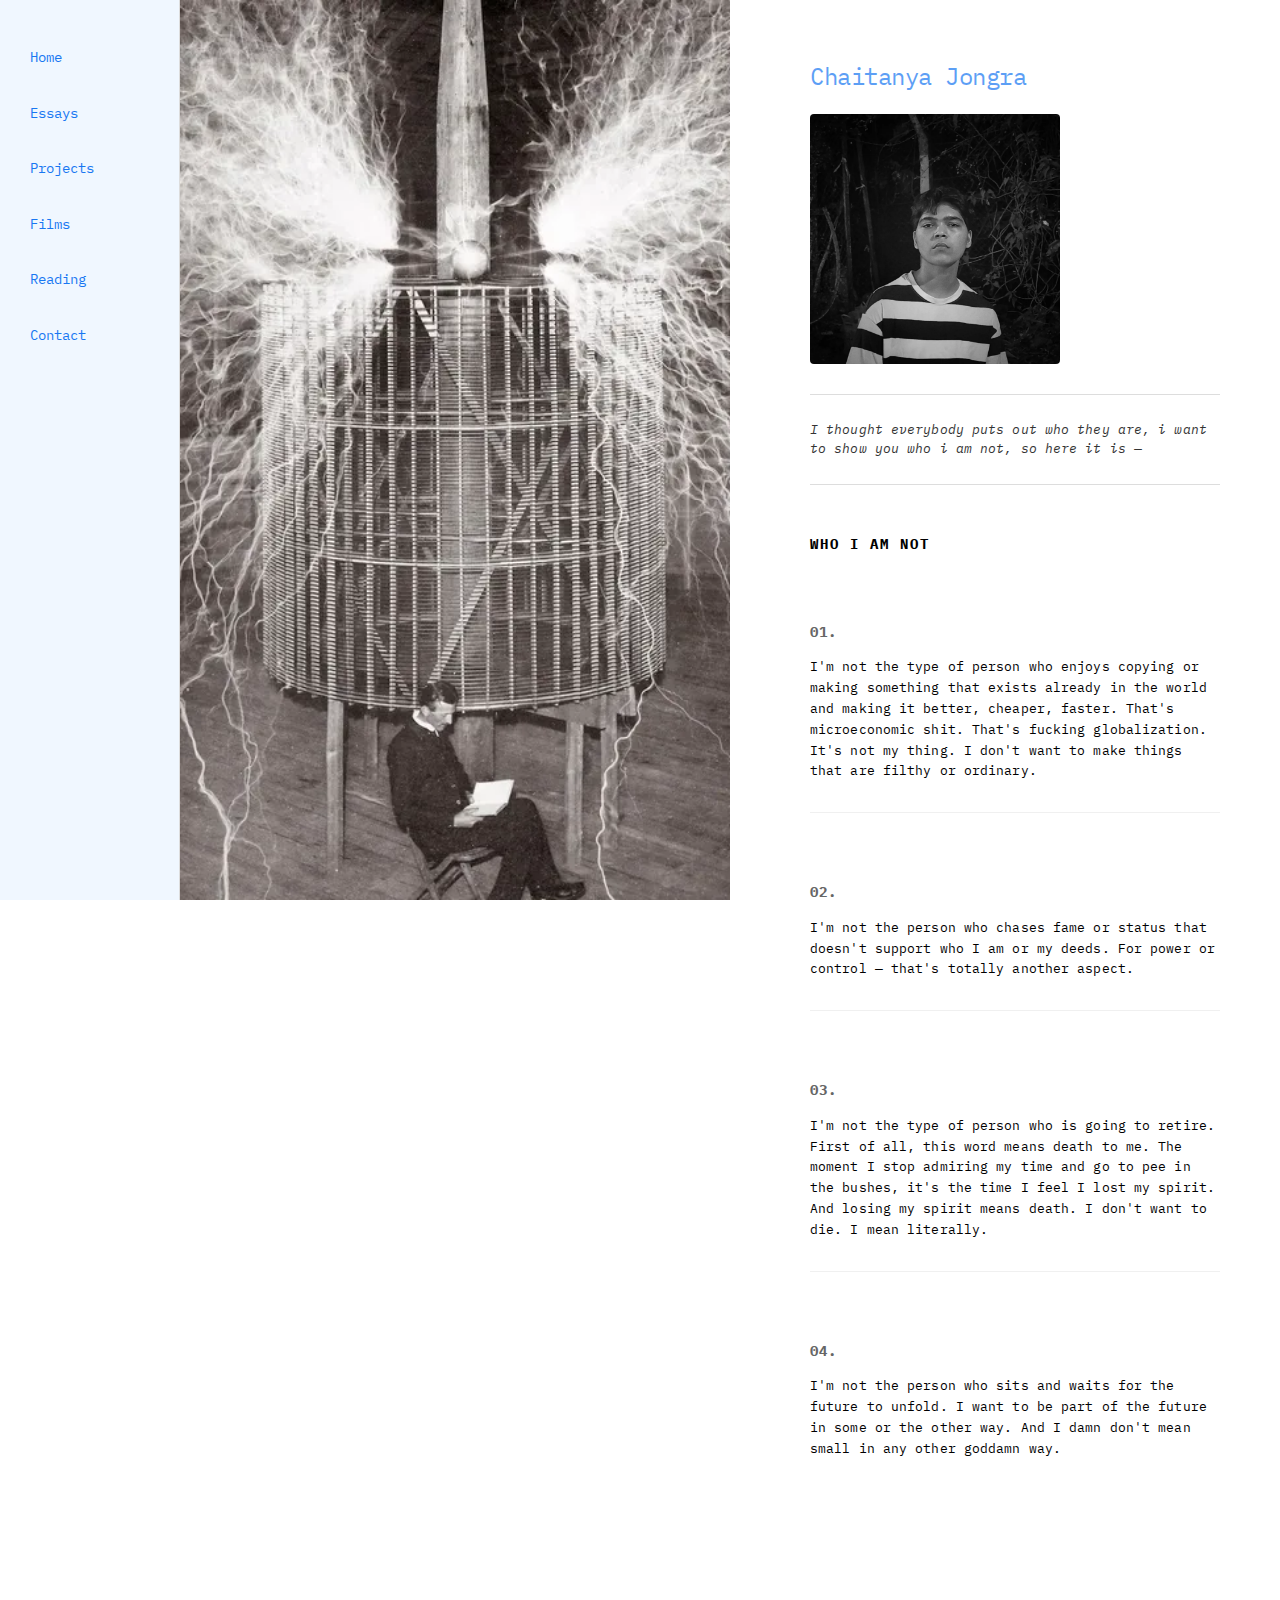
<file: index.html>
<!DOCTYPE html>
<html lang="en">

<head>
  <meta charset="UTF-8">
  <meta name="viewport" content="width=device-width, initial-scale=1.0">
  <title>Chaitanya J</title>
  <meta name="description" content="Essays on technology, startups, and human behavior.">
  <meta name="keywords" content="Chaitanya Jongra, technology, human connection">
  <meta name="author" content="Chaitanya Jongra">

  <!-- Open Graph / Facebook -->
  <meta property="og:type" content="website">
  <meta property="og:url" content="https://chaitanyajongra.com/">
  <meta property="og:title" content="Chaitanya Jongra">
  <meta property="og:description" content="Essays on technology, startups, and human behavior.">
  <meta property="og:image" content="https://chaitanyajongra.com/images/chaitanya.jpg">

  <!-- Twitter -->
  <meta property="twitter:card" content="summary_large_image">
  <meta property="twitter:url" content="https://chaitanyajongra.com/">
  <meta property="twitter:title" content="Chaitanya Jongra">
  <meta property="twitter:description" content="Essays on technology, startups, and human behavior.">
  <meta property="twitter:image" content="https://chaitanyajongra.com/images/chaitanya.jpg">
  <meta name="twitter:creator" content="@chaitanyajongra">

  <!-- Favicon -->
  <link rel="icon" type="image/x-icon" href="/favicon.ico">
  <link rel="apple-touch-icon" sizes="180x180" href="/apple-touch-icon.png">

  <!-- Canonical URL -->
  <link rel="canonical" href="https://chaitanyajongra.com/">

  <!-- Preconnect to external domains -->
  <link rel="preconnect" href="https://fonts.googleapis.com">
  <link rel="preconnect" href="https://fonts.gstatic.com" crossorigin>
  <link rel="preconnect" href="https://www.googletagmanager.com">

  <!-- Non-blocking font loading -->
  <link rel="stylesheet" href="https://fonts.googleapis.com/css2?family=IBM+Plex+Mono:wght@300;400;500&display=swap">

  <link rel="stylesheet" href="css/style.css">

  <!-- RSS Feed -->
  <link rel="alternate" type="application/rss+xml" title="Chaitanya Jongra - Essays" href="/rss.xml">


  <!-- Google Analytics -->
  <script async src="https://www.googletagmanager.com/gtag/js?id=G-1CJBY3D2L4"></script>
  <script>
    window.dataLayer = window.dataLayer || [];
    function gtag() { dataLayer.push(arguments); }
    gtag('js', new Date());
    gtag('config', 'G-1CJBY3D2L4');
  </script>
</head>

<body>
  <div class="sidebar">
    <ul>
      <li><a href="index.html">Home</a></li>
      <li><a href="essays.html">Essays</a></li>
      <li><a href="ideas.html">Projects</a></li>
      <li><a href="films.html">Films</a></li>
      <li><a href="reading.html">Reading</a></li>
      <li><a href="contact.html">Contact</a></li>
    </ul>
  </div>

  <div class="main-content hero-page">
    <div class="hero-flex">
      <img src="images/compressed/tesla.webp" alt="Nikola Tesla" class="tesla-img" width="1026" height="684">
      <div class="hero-text">
        <h1>Chaitanya Jongra</h1>

        <div class="section">
          <div class="profile-wrapper">
            <img src="images/compressed/chaitanya.webp" alt="Chaitanya Jongra" class="profile-img" width="960"
              height="830" loading="lazy">
          </div>

          <div class="glass-intro">
            <p>
              I thought everybody puts out who they are, i want to show you who i am not, so here it is —
            </p>
          </div>
        </div>

        <div class="section not-statements">
          <h2>Who I Am NOT</h2>

          <div class="not-item">
            <h3>01.</h3>
            <p>
              I'm not the type of person who enjoys copying or making something that exists already in the world and
              making it better, cheaper, faster. That's microeconomic shit. That's fucking globalization. It's not my
              thing. I don't want to make things that are filthy or ordinary.
            </p>
          </div>

          <div class="not-item">
            <h3>02.</h3>
            <p>
              I'm not the person who chases fame or status that doesn't support who I am or my deeds. For power or
              control — that's totally another aspect.
            </p>
          </div>

          <div class="not-item">
            <h3>03.</h3>
            <p>
              I'm not the type of person who is going to retire. First of all, this word means death to me. The moment I
              stop admiring my time and go to pee in the bushes, it's the time I feel I lost my spirit. And losing my
              spirit means death. I don't want to die. I mean literally.
            </p>
          </div>

          <div class="not-item">
            <h3>04.</h3>
            <p>
              I'm not the person who sits and waits for the future to unfold. I want to be part of the future in some or
              the other way. And I damn don't mean small in any other goddamn way.
            </p>
          </div>
        </div>
      </div>
    </div>

    <!-- Footer removed to create a clean hero view -->
  </div>
</body>

</html>
</file>
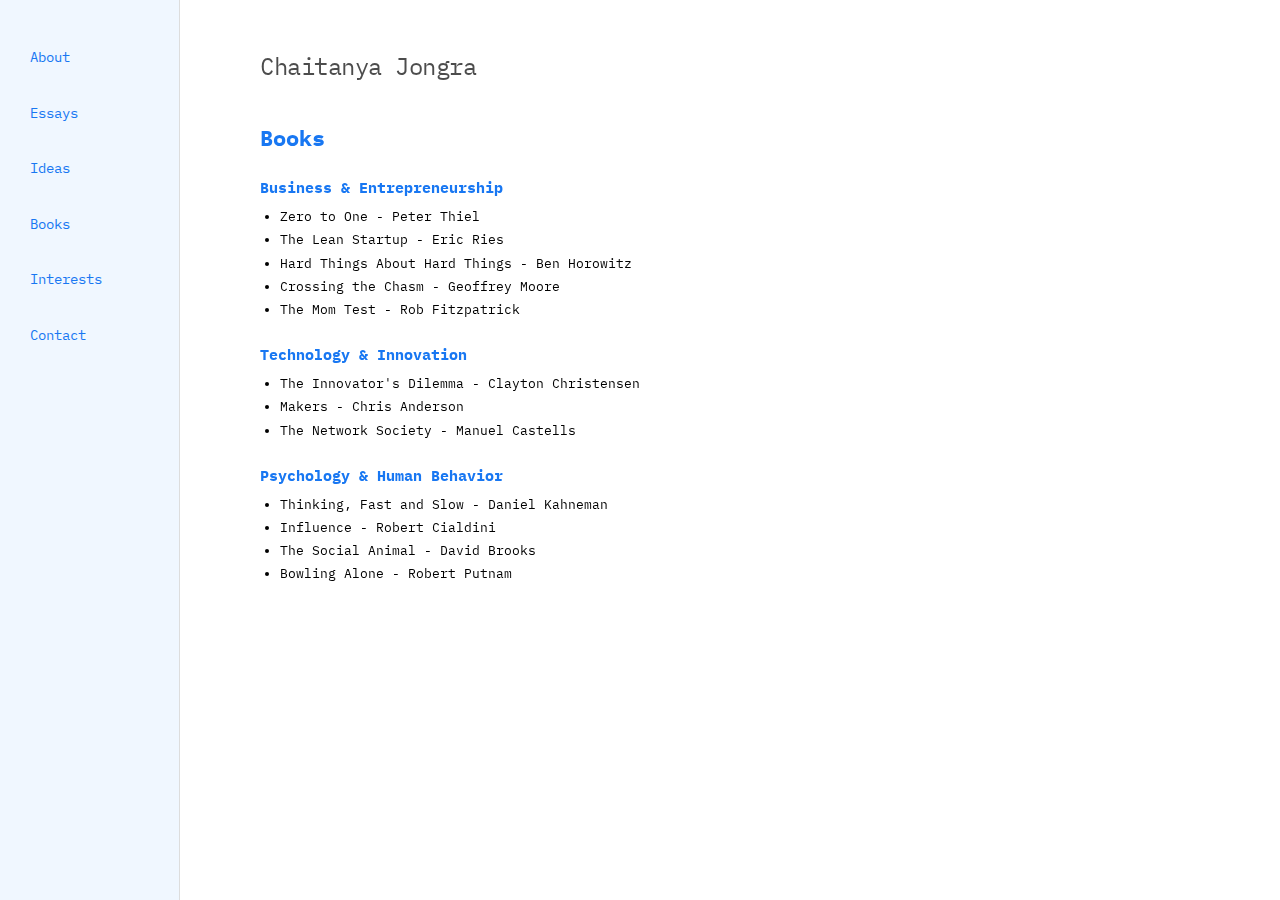
<file: books.html>
<!DOCTYPE html>
<html lang="en">
<head>
  <meta charset="UTF-8">
  <meta name="viewport" content="width=device-width, initial-scale=1.0">
  <title>Books - Chaitanya Jongra</title>
  <meta name="description" content="Books that have influenced Chaitanya Jongra's thinking on entrepreneurship, technology, and human behavior.">
  <link rel="canonical" href="https://chaitanyajongra.com/books.html">
  <link rel="stylesheet" href="css/style.css">
</head>
<body>
  <div class="sidebar">
    <ul>
      <li><a href="index.html">About</a></li>
      <li><a href="essays.html">Essays</a></li>
      <li><a href="ideas.html">Ideas</a></li>
      <li><a href="books.html">Books</a></li>
      <li><a href="interests.html">Interests</a></li>
      <li><a href="contact.html">Contact</a></li>
    </ul>
  </div>

  <div class="main-content">
    <h1><a href="index.html">Chaitanya Jongra</a></h1>

    <div class="section">
      <h2>Books</h2>
      
      <h3>Business & Entrepreneurship</h3>
      <ul>
        <li>Zero to One - Peter Thiel</li>
        <li>The Lean Startup - Eric Ries</li>
        <li>Hard Things About Hard Things - Ben Horowitz</li>
        <li>Crossing the Chasm - Geoffrey Moore</li>
        <li>The Mom Test - Rob Fitzpatrick</li>
      </ul>

      <h3>Technology & Innovation</h3>
      <ul>
        <li>The Innovator's Dilemma - Clayton Christensen</li>
        <li>Makers - Chris Anderson</li>
        <li>The Network Society - Manuel Castells</li>
      </ul>

      <h3>Psychology & Human Behavior</h3>
      <ul>
        <li>Thinking, Fast and Slow - Daniel Kahneman</li>
        <li>Influence - Robert Cialdini</li>
        <li>The Social Animal - David Brooks</li>
        <li>Bowling Alone - Robert Putnam</li>
      </ul>
    </div>
  </div>
</body>
</html>
</file>
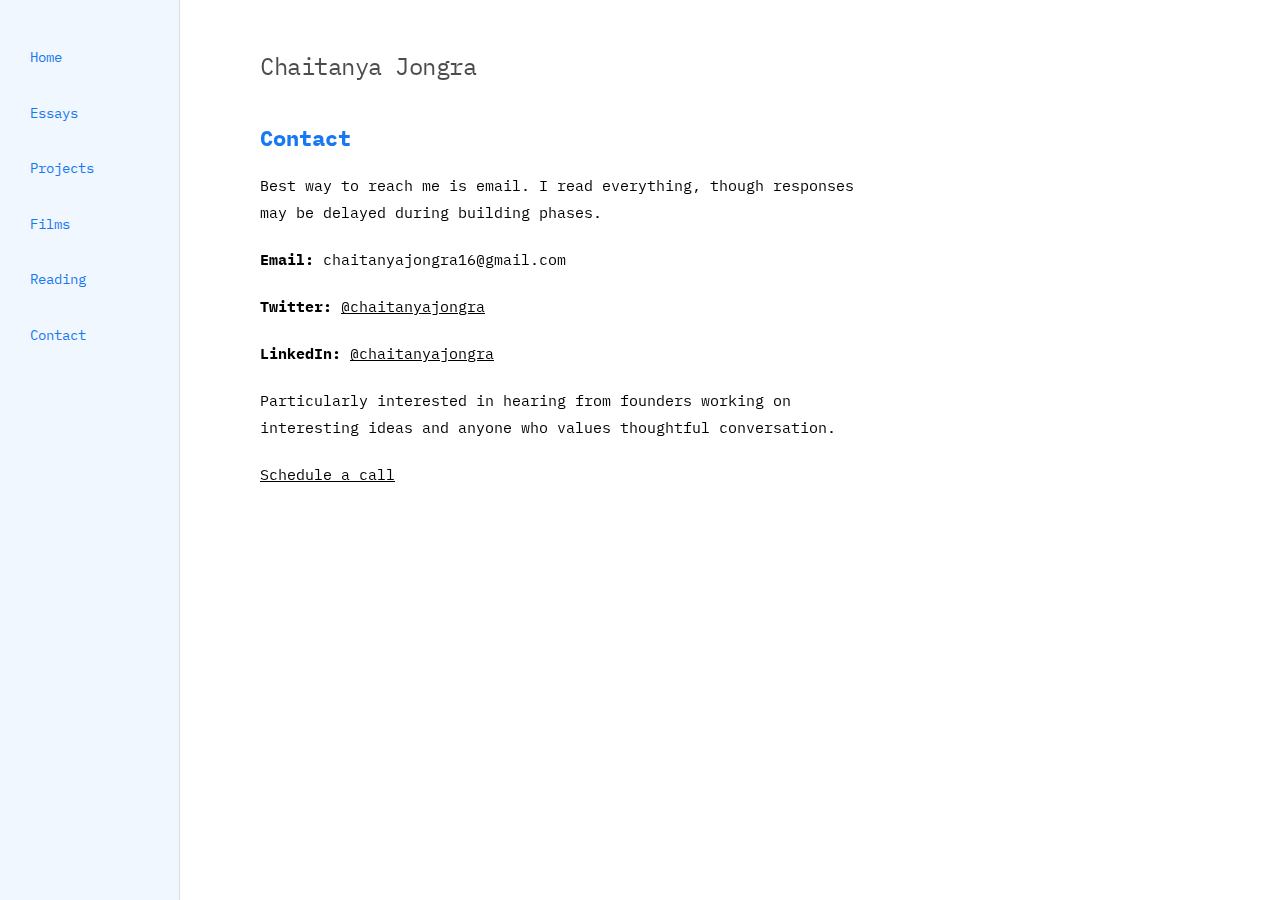
<file: contact.html>
<!DOCTYPE html>
<html lang="en">

<head>
  <meta charset="UTF-8">
  <meta name="viewport" content="width=device-width, initial-scale=1.0">
  <title>Contact</title>
  <meta name="description" content="Contact information and collaboration opportunities.">
  <link rel="canonical" href="https://chaitanyajongra.com/contact.html">
  <link rel="preconnect" href="https://fonts.googleapis.com">
  <link rel="preconnect" href="https://fonts.gstatic.com" crossorigin>
  <link rel="stylesheet" href="https://fonts.googleapis.com/css2?family=IBM+Plex+Mono:wght@300;400;500&display=swap">
  <link rel="stylesheet" href="css/style.css">
</head>

<body>
  <div class="sidebar">
    <ul>
      <li><a href="index.html">Home</a></li>
      <li><a href="essays.html">Essays</a></li>
      <li><a href="ideas.html">Projects</a></li>
      <li><a href="films.html">Films</a></li>
      <li><a href="reading.html">Reading</a></li>
      <li><a href="contact.html">Contact</a></li>
    </ul>
  </div>

  <div class="main-content">
    <h1><a href="index.html">Chaitanya Jongra</a></h1>

    <div class="section">
      <h2>Contact</h2>

      <p>
        Best way to reach me is email. I read everything, though responses may be delayed during building phases.
      </p>

      <p>
        <strong>Email:</strong> chaitanyajongra16@gmail.com
      </p>

      <p>
        <strong>Twitter:</strong> <a href="https://twitter.com/chaitanyajongra" target="_blank">@chaitanyajongra</a>
      </p>

      <p>
        <strong>LinkedIn:</strong> <a href="https://www.linkedin.com/in/chaitanyajongra/"
          target="_blank">@chaitanyajongra</a>
      </p>

      <p>
        Particularly interested in hearing from founders working on interesting ideas and anyone who values thoughtful
        conversation.
      </p>

      <p>
        <a href="https://cal.com/chaitanya-j/walkytalky" target="_blank">Schedule a call</a>
      </p>
    </div>
  </div>
</body>

</html>
</file>
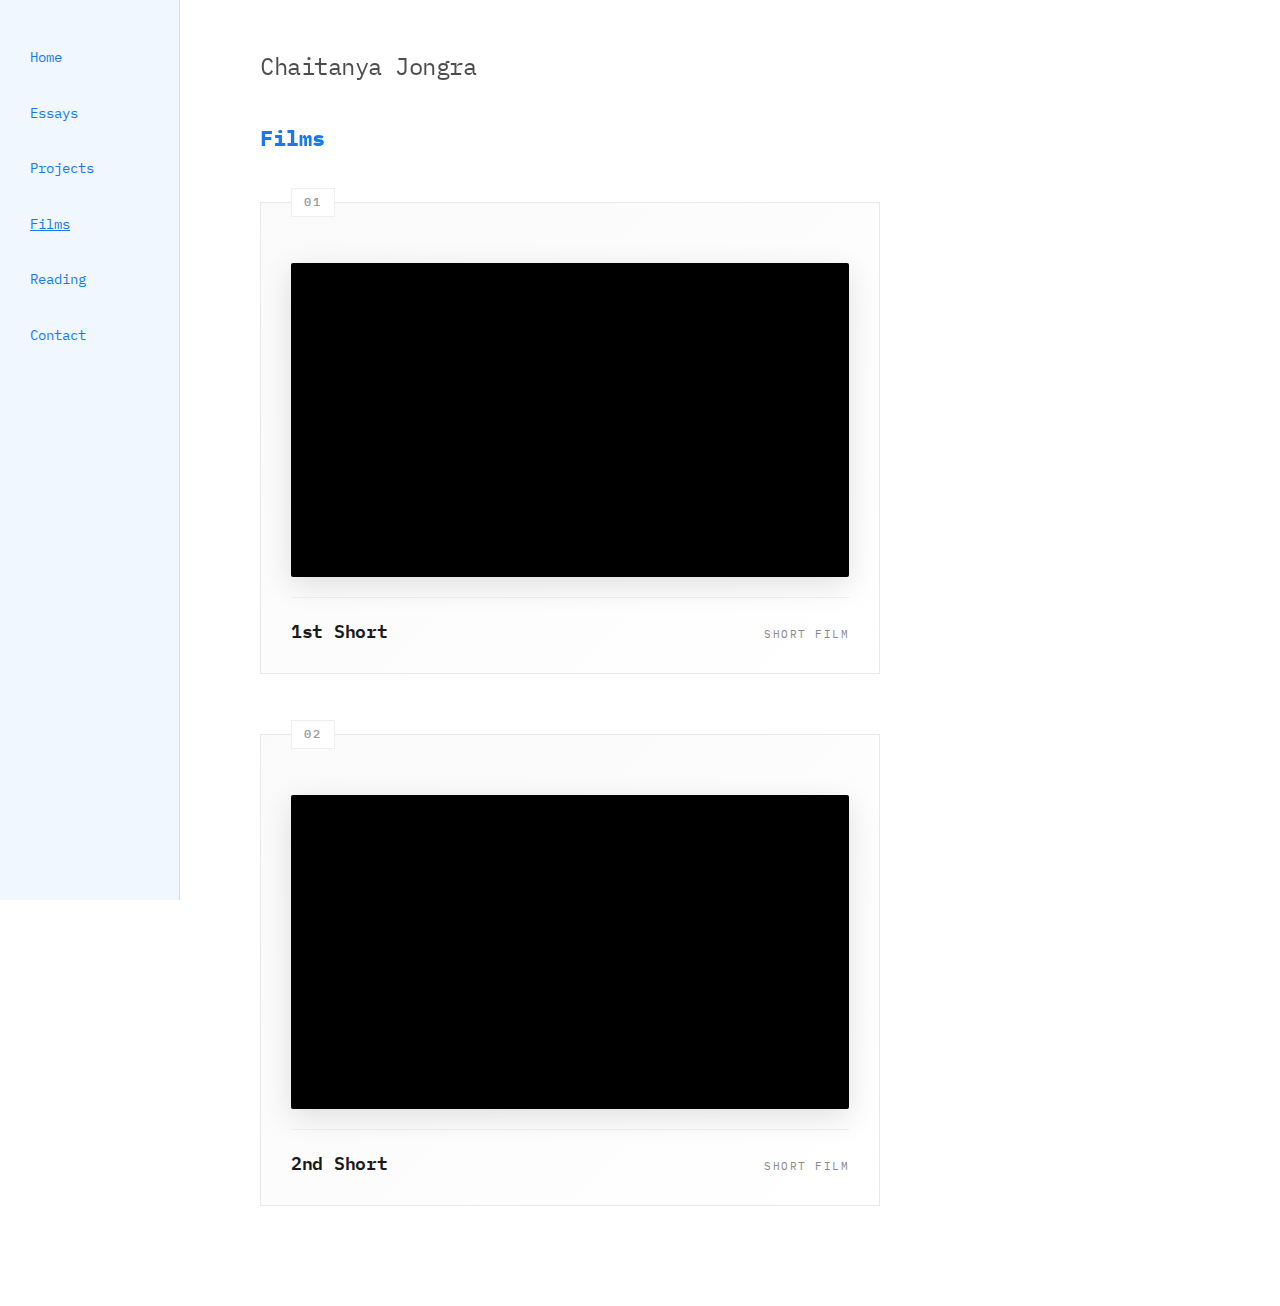
<file: films.html>
<!DOCTYPE html>
<html lang="en">

<head>
    <meta charset="UTF-8">
    <meta name="viewport" content="width=device-width, initial-scale=1.0">
    <title>Films - Chaitanya Jongra</title>
    <meta name="description" content="Short films directed by Chaitanya Jongra. A filmmaker's first steps.">
    <meta name="keywords" content="Chaitanya Jongra, short films, filmmaker, direction, indie films">
    <meta name="author" content="Chaitanya Jongra">

    <!-- Open Graph / Facebook -->
    <meta property="og:type" content="website">
    <meta property="og:url" content="https://chaitanyajongra.com/films.html">
    <meta property="og:title" content="Films - Chaitanya Jongra">
    <meta property="og:description" content="Short films directed by Chaitanya Jongra. A filmmaker's first steps.">

    <!-- Twitter -->
    <meta property="twitter:card" content="summary_large_image">
    <meta property="twitter:url" content="https://chaitanyajongra.com/films.html">
    <meta property="twitter:title" content="Films - Chaitanya Jongra">
    <meta property="twitter:description" content="Short films directed by Chaitanya Jongra. A filmmaker's first steps.">

    <!-- Canonical URL -->
    <link rel="canonical" href="https://chaitanyajongra.com/films.html">
    <link rel="preconnect" href="https://fonts.googleapis.com">
    <link rel="preconnect" href="https://fonts.gstatic.com" crossorigin>
    <link rel="stylesheet" href="https://fonts.googleapis.com/css2?family=IBM+Plex+Mono:wght@300;400;500&display=swap">
    <link rel="stylesheet" href="css/style.css">
</head>

<body>
    <div class="sidebar">
        <ul>
            <li><a href="index.html">Home</a></li>
            <li><a href="essays.html">Essays</a></li>
            <li><a href="ideas.html">Projects</a></li>
            <li><a href="films.html" style="text-decoration: underline;">Films</a></li>
            <li><a href="reading.html">Reading</a></li>
            <li><a href="contact.html">Contact</a></li>
        </ul>
    </div>

    <div class="main-content">
        <h1><a href="index.html">Chaitanya Jongra</a></h1>

        <div class="section films-intro">
            <h2>Films</h2>
        </div>

        <div class="films-grid">

            <!-- Film 1 -->
            <div class="film-card">
                <div class="film-number">01</div>
                <div class="film-video-wrapper">
                    <div class="film-video-container">
                        <iframe src="https://www.youtube-nocookie.com/embed/dhTgKk1jH0k?rel=0&showinfo=0"
                            title="1st Short Film by Chaitanya Jongra" frameborder="0"
                            allow="accelerometer; autoplay; clipboard-write; encrypted-media; gyroscope; picture-in-picture; web-share"
                            referrerpolicy="strict-origin-when-cross-origin" allowfullscreen>
                        </iframe>
                    </div>
                </div>
                <div class="film-info">
                    <h3 class="film-title">1st Short</h3>
                    <span class="film-meta">Short Film</span>
                </div>
            </div>

            <!-- Film 2 -->
            <div class="film-card">
                <div class="film-number">02</div>
                <div class="film-video-wrapper">
                    <div class="film-video-container">
                        <iframe src="https://www.youtube-nocookie.com/embed/9NvKC1XbMhQ?rel=0&showinfo=0"
                            title="2nd Short Film by Chaitanya Jongra" frameborder="0"
                            allow="accelerometer; autoplay; clipboard-write; encrypted-media; gyroscope; picture-in-picture; web-share"
                            referrerpolicy="strict-origin-when-cross-origin" allowfullscreen>
                        </iframe>
                    </div>
                </div>
                <div class="film-info">
                    <h3 class="film-title">2nd Short</h3>
                    <span class="film-meta">Short Film</span>
                </div>
            </div>

        </div>

    </div>
</body>

</html>
</file>
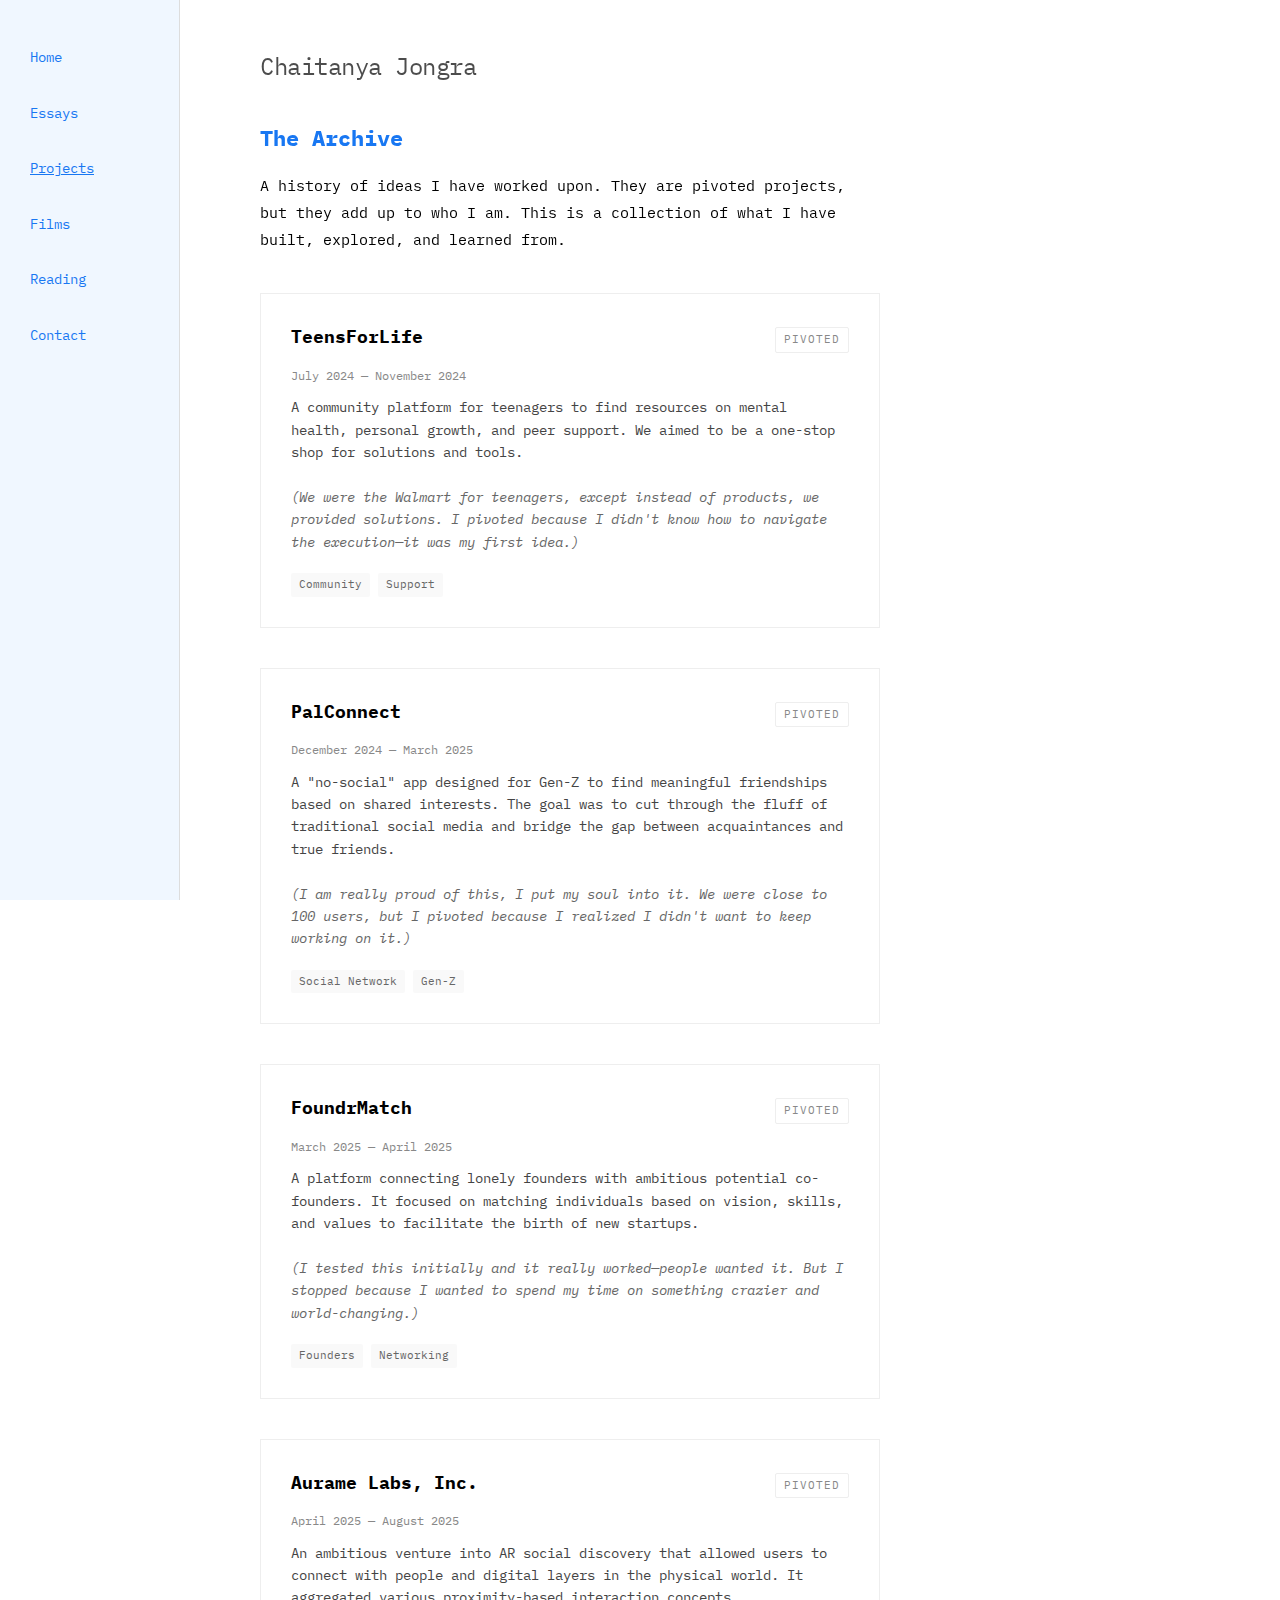
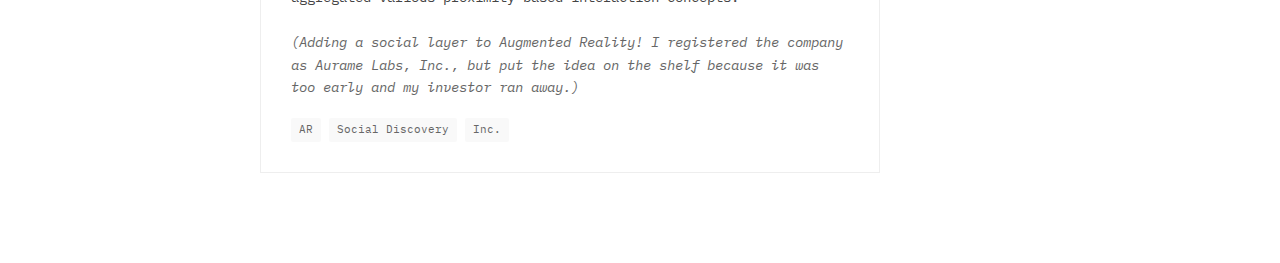
<file: ideas.html>
<!DOCTYPE html>
<html lang="en">

<head>
  <meta charset="UTF-8">
  <meta name="viewport" content="width=device-width, initial-scale=1.0">
  <title>Projects - Chaitanya Jongra</title>
  <meta name="description" content="A history of ideas and pivoted projects by Chaitanya Jongra.">
  <link rel="canonical" href="https://chaitanyajongra.com/ideas.html">
  <link rel="preconnect" href="https://fonts.googleapis.com">
  <link rel="preconnect" href="https://fonts.gstatic.com" crossorigin>
  <link rel="stylesheet" href="https://fonts.googleapis.com/css2?family=IBM+Plex+Mono:wght@300;400;500&display=swap">
  <link rel="stylesheet" href="css/style.css">
</head>

<body>
  <div class="sidebar">
    <ul>
      <li><a href="index.html">Home</a></li>
      <li><a href="essays.html">Essays</a></li>
      <li><a href="ideas.html" style="text-decoration: underline;">Projects</a></li>
      <li><a href="films.html">Films</a></li>
      <li><a href="reading.html">Reading</a></li>
      <li><a href="contact.html">Contact</a></li>
    </ul>
  </div>

  <div class="main-content">
    <h1><a href="index.html">Chaitanya Jongra</a></h1>

    <div class="section">
      <h2>The Archive</h2>
      <p>
        A history of ideas I have worked upon. They are pivoted projects, but they add up to who I am.
        This is a collection of what I have built, explored, and learned from.
      </p>

      <div class="project-grid">

        <!-- TeensForLife -->
        <div class="project-card">
          <div class="project-header">
            <h3 class="project-title">TeensForLife</h3>
            <span class="project-status">Pivoted</span>
          </div>
          <span class="project-date">July 2024 — November 2024</span>
          <p class="project-desc">
            A community platform for teenagers to find resources on mental health, personal growth, and peer support. We
            aimed to be a one-stop shop for solutions and tools.
            <br><br>
            <span style="color: #666; font-style: italic;">(We were the Walmart for teenagers, except instead of
              products, we provided solutions. I pivoted because I didn't know how to navigate the execution—it was my
              first idea.)</span>
          </p>
          <div class="project-tags">
            <span class="project-tag">Community</span>
            <span class="project-tag">Support</span>
          </div>
        </div>

        <!-- PalConnect -->
        <div class="project-card">
          <div class="project-header">
            <h3 class="project-title">PalConnect</h3>
            <span class="project-status">Pivoted</span>
          </div>
          <span class="project-date">December 2024 — March 2025</span>
          <p class="project-desc">
            A "no-social" app designed for Gen-Z to find meaningful friendships based on shared interests. The goal was
            to cut through the fluff of traditional social media and bridge the gap between acquaintances and true
            friends.
            <br><br>
            <span style="color: #666; font-style: italic;">(I am really proud of this, I put my soul into it. We were
              close to 100 users, but I pivoted because I realized I didn't want to keep working on it.)</span>
          </p>
          <div class="project-tags">
            <span class="project-tag">Social Network</span>
            <span class="project-tag">Gen-Z</span>
          </div>
        </div>

        <!-- FoundrMatch -->
        <div class="project-card">
          <div class="project-header">
            <h3 class="project-title">FoundrMatch</h3>
            <span class="project-status">Pivoted</span>
          </div>
          <span class="project-date">March 2025 — April 2025</span>
          <p class="project-desc">
            A platform connecting lonely founders with ambitious potential co-founders. It focused on matching
            individuals based on vision, skills, and values to facilitate the birth of new startups.
            <br><br>
            <span style="color: #666; font-style: italic;">(I tested this initially and it really worked—people wanted
              it. But I stopped because I wanted to spend my time on something crazier and world-changing.)</span>
          </p>
          <div class="project-tags">
            <span class="project-tag">Founders</span>
            <span class="project-tag">Networking</span>
          </div>
        </div>

        <!-- Aurame (Most Recent) -->
        <div class="project-card">
          <div class="project-header">
            <h3 class="project-title">Aurame Labs, Inc.</h3>
            <span class="project-status">Pivoted</span>
          </div>
          <span class="project-date">April 2025 — August 2025</span>
          <p class="project-desc">
            An ambitious venture into AR social discovery that allowed users to connect with people and digital layers
            in the physical world. It aggregated various proximity-based interaction concepts.
            <br><br>
            <span style="color: #666; font-style: italic;">(Adding a social layer to Augmented Reality! I registered the
              company as Aurame Labs, Inc., but put the idea on the shelf because it was too early and my investor ran
              away.)</span>
          </p>
          <div class="project-tags">
            <span class="project-tag">AR</span>
            <span class="project-tag">Social Discovery</span>
            <span class="project-tag">Inc.</span>
          </div>
        </div>

      </div>
    </div>
  </div>
</body>

</html>
</file>
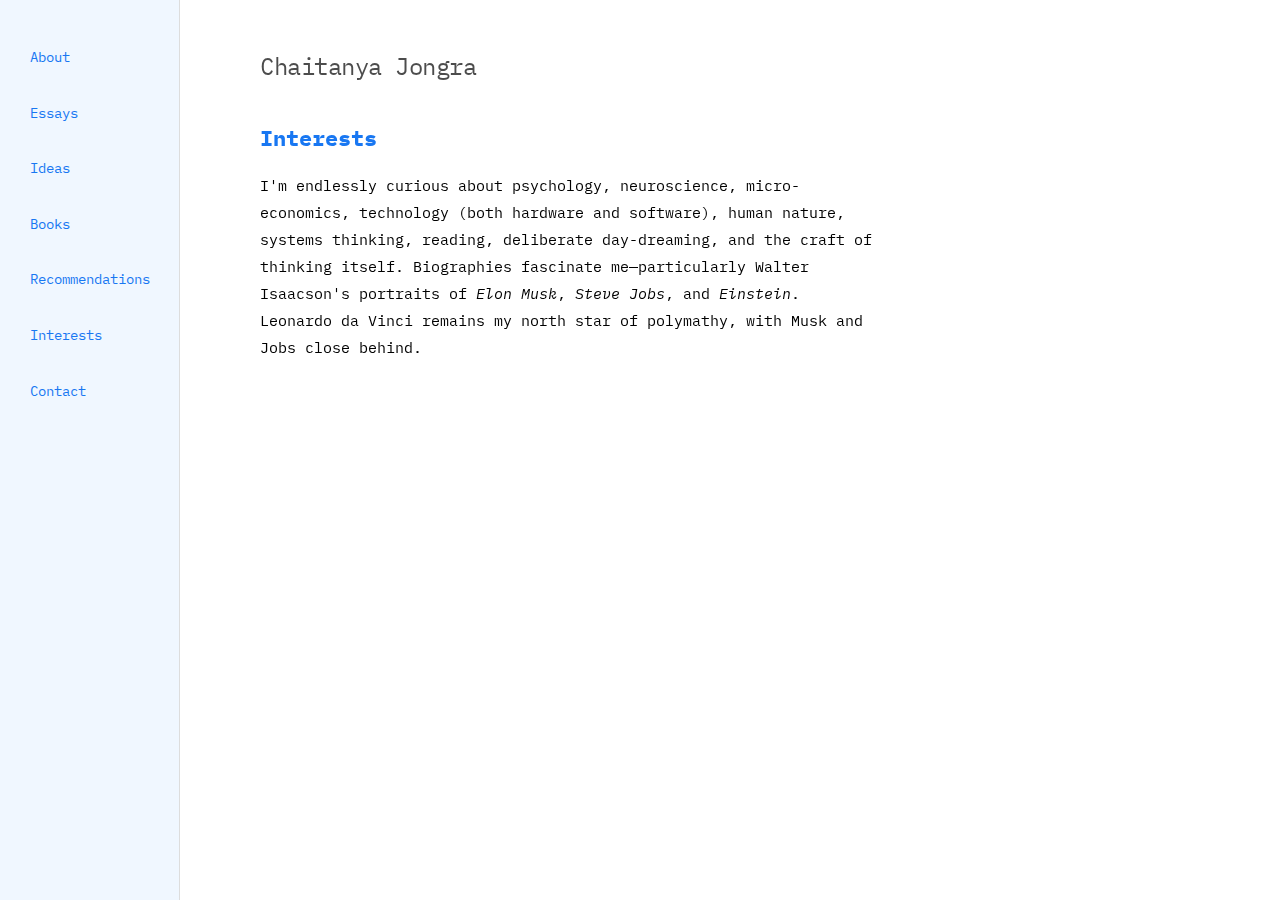
<file: interests.html>
<!DOCTYPE html>
<html lang="en">
<head>
  <meta charset="UTF-8">
  <meta name="viewport" content="width=device-width, initial-scale=1.0">
  <title>Interests</title>
  <meta name="description" content="Personal interests and hobbies of Chaitanya Jongra beyond technology and startups.">
  <link rel="canonical" href="https://chaitanyajongra.com/interests.html">
  <link rel="stylesheet" href="css/style.css">
</head>
<body>
  <div class="sidebar">
    <ul>
      <li><a href="index.html">About</a></li>
      <li><a href="essays.html">Essays</a></li>
      <li><a href="ideas.html">Ideas</a></li>
      <li><a href="books.html">Books</a></li>
      <li><a href="recommendations.html">Recommendations</a></li>
      <li><a href="interests.html">Interests</a></li>
      <li><a href="contact.html">Contact</a></li>
    </ul>
  </div>

  <div class="main-content">
    <h1><a href="index.html">Chaitanya Jongra</a></h1>

    <div class="section">
      <h2>Interests</h2>
      
      <p>
        I'm endlessly curious about psychology, neuroscience, micro-economics, technology (both hardware and software), human nature, systems thinking, reading, deliberate day-dreaming, and the craft of thinking itself. Biographies fascinate me—particularly Walter Isaacson's portraits of <em>Elon Musk</em>, <em>Steve Jobs</em>, and <em>Einstein</em>. Leonardo da Vinci remains my north star of polymathy, with Musk and Jobs close behind.
      </p>
    </div>
  </div>
</body>
</html>
</file>
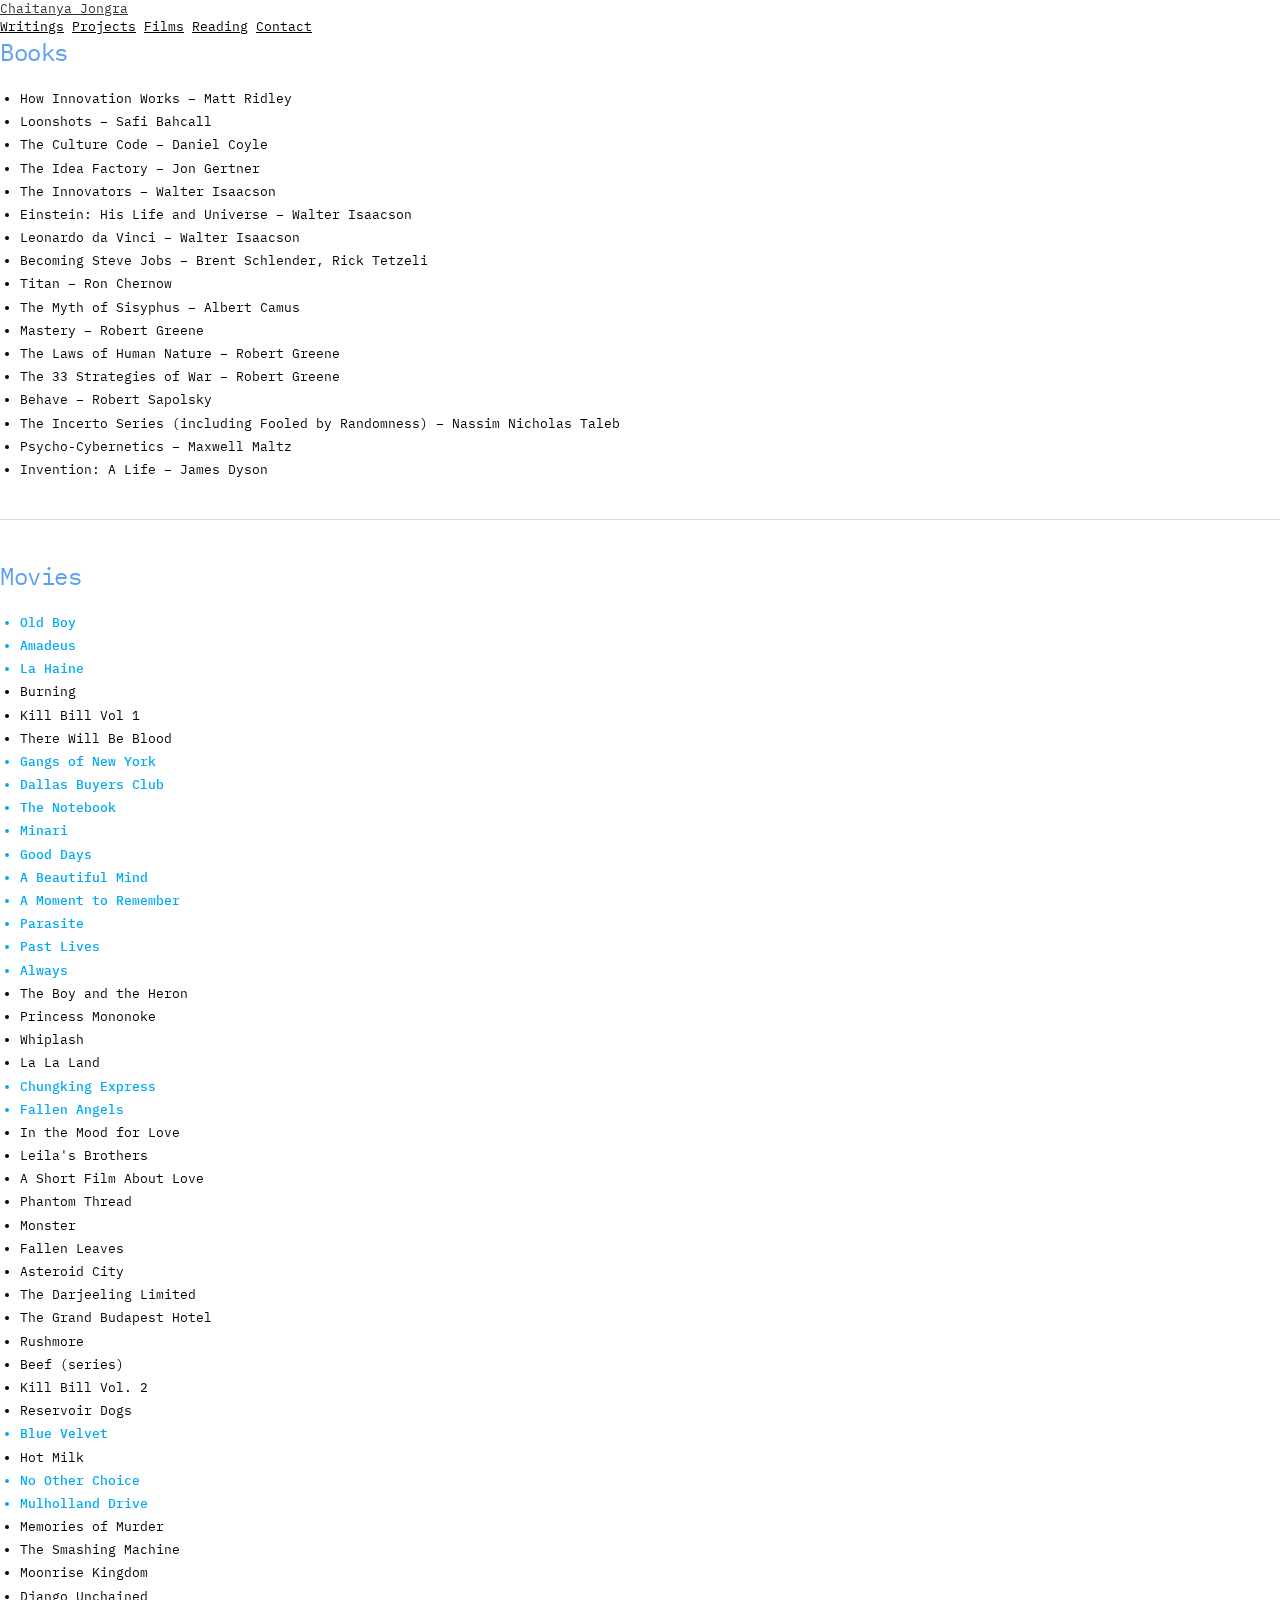
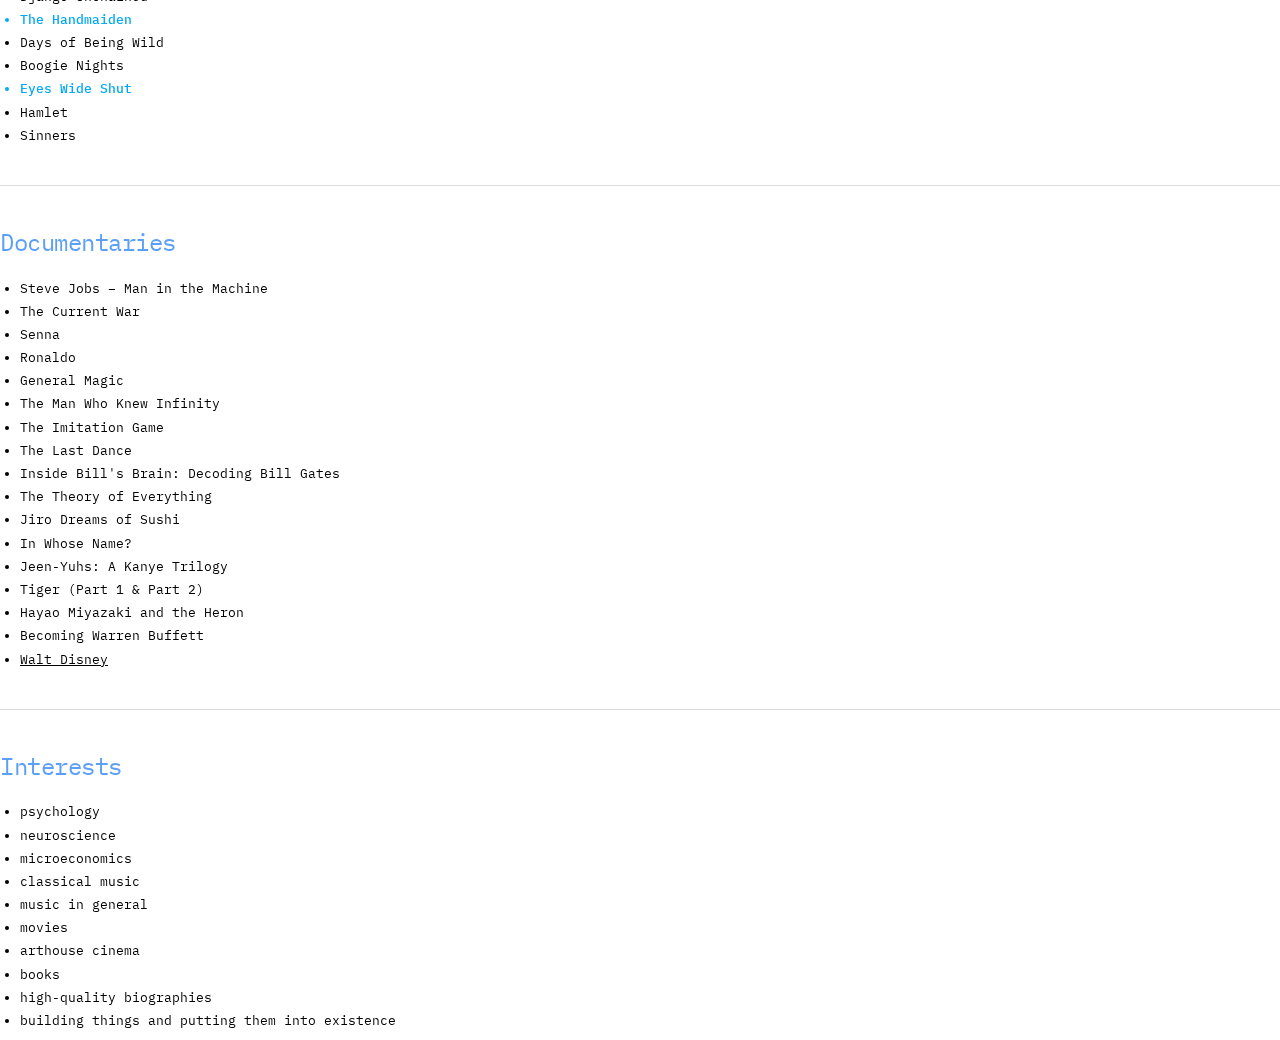
<file: reading.html>
<!DOCTYPE html>
<html lang="en">

<head>
  <meta charset="UTF-8">
  <meta name="viewport" content="width=device-width, initial-scale=1.0">
  <title>Reading</title>
  <meta name="description" content="Books, movies, and interests.">
  <link rel="canonical" href="https://chaitanyajongra.com/reading.html">
  <link rel="stylesheet" href="css/style.css?v=20260426-18">
</head>

<body>
  <a class="site-name" href="index.html">Chaitanya Jongra</a>
  <nav class="site-nav">
    <a href="essays.html">Writings</a>
    <a href="ideas.html">Projects</a>
    <a href="films.html">Films</a>
    <a href="reading.html" class="active">Reading</a>
    <a href="contact.html">Contact</a>
  </nav>

  <main class="site-content">

    <h1>Books</h1>
    <ul class="reading-list">
      <li>How Innovation Works – Matt Ridley</li>
      <li>Loonshots – Safi Bahcall</li>
      <li>The Culture Code – Daniel Coyle</li>
      <li>The Idea Factory – Jon Gertner</li>
      <li>The Innovators – Walter Isaacson</li>
      <li>Einstein: His Life and Universe – Walter Isaacson</li>
      <li>Leonardo da Vinci – Walter Isaacson</li>
      <li>Becoming Steve Jobs – Brent Schlender, Rick Tetzeli</li>
      <li>Titan – Ron Chernow</li>
      <li>The Myth of Sisyphus – Albert Camus</li>
      <li>Mastery – Robert Greene</li>
      <li>The Laws of Human Nature – Robert Greene</li>
      <li>The 33 Strategies of War – Robert Greene</li>
      <li>Behave – Robert Sapolsky</li>
      <li>The Incerto Series (including Fooled by Randomness) – Nassim Nicholas Taleb</li>
      <li>Psycho-Cybernetics – Maxwell Maltz</li>
      <li>Invention: A Life – James Dyson</li>
    </ul>

    <hr class="section-break">

    <h1>Movies</h1>
    <ul class="reading-list">
      <li class="favorite">Old Boy</li>
      <li class="favorite">Amadeus</li>
      <li class="favorite">La Haine</li>
      <li>Burning</li>
      <li>Kill Bill Vol 1</li>
      <li>There Will Be Blood</li>
      <li class="favorite">Gangs of New York</li>
      <li class="favorite">Dallas Buyers Club</li>
      <li class="favorite">The Notebook</li>
      <li class="favorite">Minari</li>
      <li class="favorite">Good Days</li>
      <li class="favorite">A Beautiful Mind</li>
      <li class="favorite">A Moment to Remember</li>
      <li class="favorite">Parasite</li>
      <li class="favorite">Past Lives</li>
      <li class="favorite">Always</li>
      <li>The Boy and the Heron</li>
      <li>Princess Mononoke</li>
      <li>Whiplash</li>
      <li>La La Land</li>
      <li class="favorite">Chungking Express</li>
      <li class="favorite">Fallen Angels</li>
      <li>In the Mood for Love</li>
      <li>Leila's Brothers</li>
      <li>A Short Film About Love</li>
      <li>Phantom Thread</li>
      <li>Monster</li>
      <li>Fallen Leaves</li>
      <li>Asteroid City</li>
      <li>The Darjeeling Limited</li>
      <li>The Grand Budapest Hotel</li>
      <li>Rushmore</li>
      <li>Beef (series)</li>
      <li>Kill Bill Vol. 2</li>
      <li>Reservoir Dogs</li>
      <li class="favorite">Blue Velvet</li>
      <li>Hot Milk</li>
      <li class="favorite">No Other Choice</li>
      <li class="favorite">Mulholland Drive</li>
      <li>Memories of Murder</li>
      <li>The Smashing Machine</li>
      <li>Moonrise Kingdom</li>
      <li>Django Unchained</li>
      <li class="favorite">The Handmaiden</li>
      <li>Days of Being Wild</li>
      <li>Boogie Nights</li>
      <li class="favorite">Eyes Wide Shut</li>
      <li class="highlight-red">Hamlet</li>
      <li class="highlight-red">Sinners</li>
    </ul>

    <hr class="section-break">

    <h1>Documentaries</h1>
    <ul class="reading-list">
      <li class="highlight-blue">Steve Jobs – Man in the Machine</li>
      <li>The Current War</li>
      <li>Senna</li>
      <li>Ronaldo</li>
      <li class="highlight-blue">General Magic</li>
      <li class="highlight-blue">The Man Who Knew Infinity</li>
      <li>The Imitation Game</li>
      <li class="highlight-red-strong">The Last Dance</li>
      <li>Inside Bill's Brain: Decoding Bill Gates</li>
      <li>The Theory of Everything</li>
      <li class="highlight-blue">Jiro Dreams of Sushi</li>
      <li>In Whose Name?</li>
      <li class="highlight-blue">Jeen-Yuhs: A Kanye Trilogy</li>
      <li class="highlight-red-strong">Tiger (Part 1 &amp; Part 2)</li>
      <li class="highlight-blue">Hayao Miyazaki and the Heron</li>
      <li>Becoming Warren Buffett</li>
      <li class="highlight-red"><a href="https://youtu.be/H-Q3eY-OkMk?si=yEaee2B-e-aELsrB" target="_blank">Walt Disney</a></li>
    </ul>

    <hr class="section-break">

    <h1>Interests</h1>
    <ul class="reading-list">
      <li>psychology</li>
      <li>neuroscience</li>
      <li>microeconomics</li>
      <li>classical music</li>
      <li>music in general</li>
      <li>movies</li>
      <li>arthouse cinema</li>
      <li>books</li>
      <li>high-quality biographies</li>
      <li>building things and putting them into existence</li>
    </ul>

  </main>
</body>

</html>
</file>
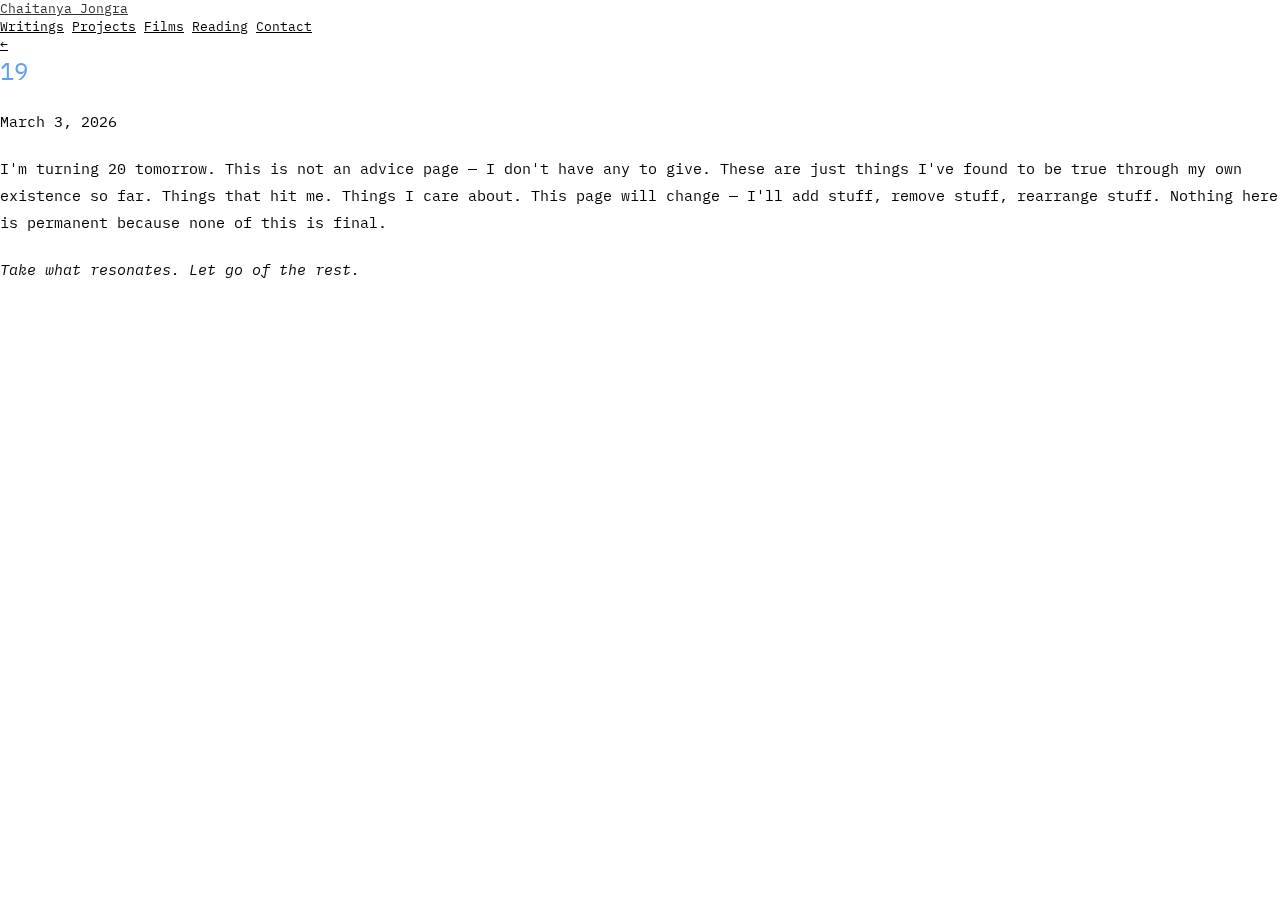
<file: essays/19.html>
<!DOCTYPE html>
<html lang="en">

<head>
  <meta charset="UTF-8">
  <meta name="viewport" content="width=device-width, initial-scale=1.0">
  <title>19</title>
  <meta name="description" content="Things I&#39;ve found to be true before turning 20. Not advice. A living document.">
  <meta name="author" content="Chaitanya Jongra">
  <meta property="og:type" content="article">
  <meta property="og:url" content="https://chaitanyajongra.com/essays/19.html">
  <meta property="og:title" content="19">
  <meta property="og:description" content="Things I&#39;ve found to be true before turning 20. Not advice. A living document.">
  <meta property="og:image" content="https://chaitanyajongra.com/images/chaitanya.jpg">
  <meta property="twitter:card" content="summary_large_image">
  <meta property="twitter:title" content="19">
  <meta property="twitter:description" content="Things I&#39;ve found to be true before turning 20. Not advice. A living document.">
  <meta property="twitter:image" content="https://chaitanyajongra.com/images/chaitanya.jpg">
  <meta name="twitter:creator" content="@chaitanyajongra">
  <link rel="canonical" href="https://chaitanyajongra.com/essays/19.html">
  <link rel="stylesheet" href="../css/style.css?v=20260426-18">
  <link rel="alternate" type="application/rss+xml" title="Chaitanya Jongra - Writings" href="../rss.xml">
</head>

<body class="essay-page">
  <a class="site-name" href="../index.html">Chaitanya Jongra</a>
  <nav class="site-nav" aria-label="Primary">
    <a href="../essays.html" class="active" aria-current="page">Writings</a>
    <a href="../ideas.html">Projects</a>
    <a href="../films.html">Films</a>
    <a href="../reading.html">Reading</a>
    <a href="../contact.html">Contact</a>
  </nav>

  <main class="essay-shell">
    <article class="essay-article">
      <a class="back-link" href="../essays.html">&larr;</a>
      <h1>19</h1>
      <p class="essay-date">March 3, 2026</p>
      <div class="essay-body">
        <p>I'm turning 20 tomorrow. This is not an advice page — I don't have any to give. These are just things I've found to be true through my own existence so far. Things that hit me. Things I care about. This page will change — I'll add stuff, remove stuff, rearrange stuff. Nothing here is permanent because none of this is final.</p>
        
        <p><em>Take what resonates. Let go of the rest.</em></p>
      </div>
    </article>
  </main>
</body>

</html>
</file>
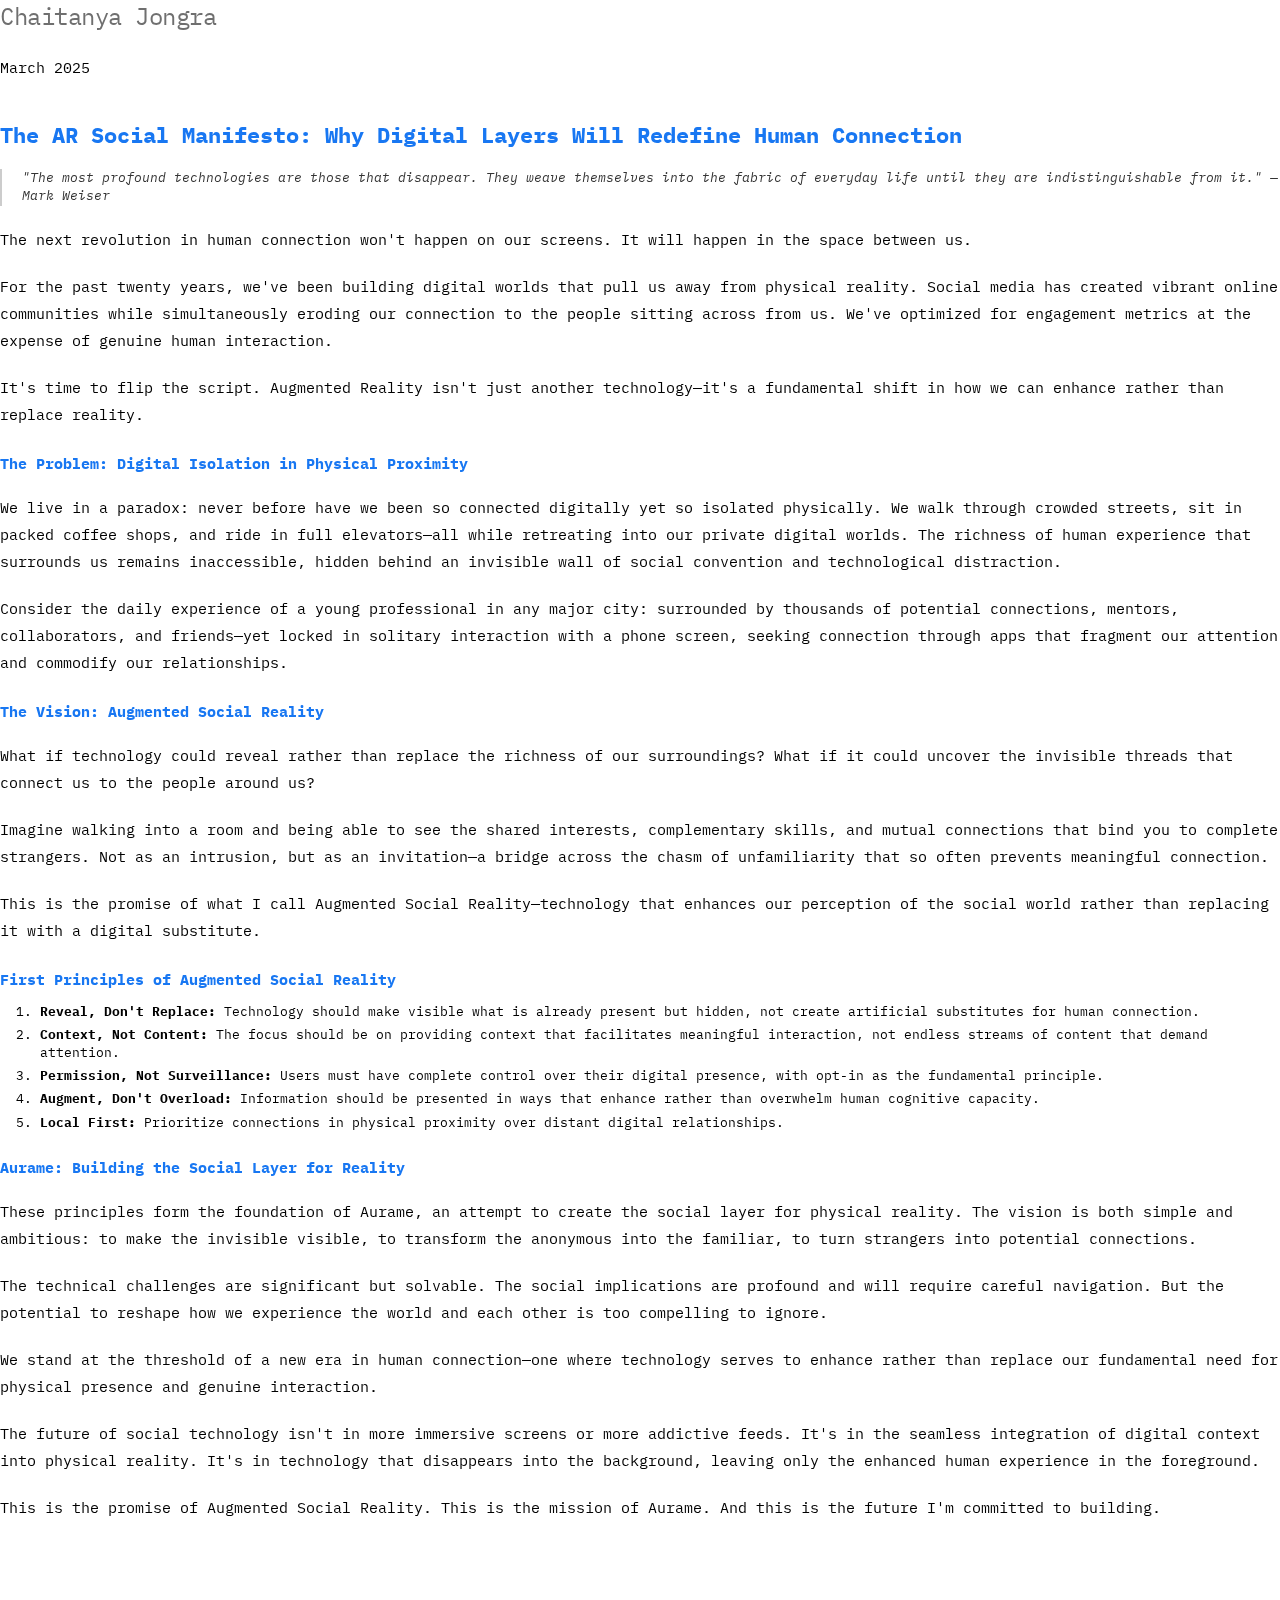
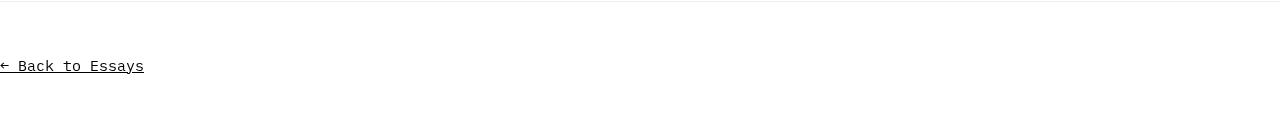
<file: essays/ar-social-manifesto.html>
<!DOCTYPE html>
<html>

<head>
  <title>The AR Social Manifesto - Chaitanya Jongra</title>
  <link rel="preconnect" href="https://fonts.googleapis.com">
  <link rel="preconnect" href="https://fonts.gstatic.com" crossorigin>
  <link rel="stylesheet" href="https://fonts.googleapis.com/css2?family=IBM+Plex+Mono:wght@300;400;500&display=swap">
  <link rel="stylesheet" href="../css/style.css">
</head>

<body>
  <h1><a href="../index.html">Chaitanya Jongra</a></h1>

  <div class="nav">
    <a href="../index.html">About</a>
    <a href="../essays.html">Essays</a>
    <a href="../ideas.html">Ideas</a>
    <a href="../books.html">Books</a>
    <a href="../contact.html">Contact</a>
  </div>

  <div class="section">
    <p class="essay-date">March 2025</p>

    <h2>The AR Social Manifesto: Why Digital Layers Will Redefine Human Connection</h2>

    <blockquote>
      "The most profound technologies are those that disappear. They weave themselves into the fabric of everyday life
      until they are indistinguishable from it." — Mark Weiser
    </blockquote>

    <p>
      The next revolution in human connection won't happen on our screens. It will happen in the space between us.
    </p>

    <p>
      For the past twenty years, we've been building digital worlds that pull us away from physical reality.
      Social media has created vibrant online communities while simultaneously eroding our connection to the people
      sitting across from us. We've optimized for engagement metrics at the expense of genuine human interaction.
    </p>

    <p>
      It's time to flip the script. Augmented Reality isn't just another technology—it's a fundamental
      shift in how we can enhance rather than replace reality.
    </p>

    <h3>The Problem: Digital Isolation in Physical Proximity</h3>

    <p>
      We live in a paradox: never before have we been so connected digitally yet so isolated physically.
      We walk through crowded streets, sit in packed coffee shops, and ride in full elevators—all while
      retreating into our private digital worlds. The richness of human experience that surrounds us
      remains inaccessible, hidden behind an invisible wall of social convention and technological distraction.
    </p>

    <p>
      Consider the daily experience of a young professional in any major city: surrounded by thousands of
      potential connections, mentors, collaborators, and friends—yet locked in solitary interaction with a phone screen,
      seeking connection through apps that fragment our attention and commodify our relationships.
    </p>

    <h3>The Vision: Augmented Social Reality</h3>

    <p>
      What if technology could reveal rather than replace the richness of our surroundings?
      What if it could uncover the invisible threads that connect us to the people around us?
    </p>

    <p>
      Imagine walking into a room and being able to see the shared interests, complementary skills,
      and mutual connections that bind you to complete strangers. Not as an intrusion, but as an
      invitation—a bridge across the chasm of unfamiliarity that so often prevents meaningful connection.
    </p>

    <p>
      This is the promise of what I call Augmented Social Reality—technology that enhances our perception
      of the social world rather than replacing it with a digital substitute.
    </p>

    <h3>First Principles of Augmented Social Reality</h3>

    <ol>
      <li><strong>Reveal, Don't Replace:</strong> Technology should make visible what is already present but hidden, not
        create artificial substitutes for human connection.</li>
      <li><strong>Context, Not Content:</strong> The focus should be on providing context that facilitates meaningful
        interaction, not endless streams of content that demand attention.</li>
      <li><strong>Permission, Not Surveillance:</strong> Users must have complete control over their digital presence,
        with opt-in as the fundamental principle.</li>
      <li><strong>Augment, Don't Overload:</strong> Information should be presented in ways that enhance rather than
        overwhelm human cognitive capacity.</li>
      <li><strong>Local First:</strong> Prioritize connections in physical proximity over distant digital relationships.
      </li>
    </ol>

    <h3>Aurame: Building the Social Layer for Reality</h3>

    <p>
      These principles form the foundation of Aurame, an attempt to create the social layer for physical reality.
      The vision is both simple and ambitious: to make the invisible visible, to transform the anonymous into the
      familiar,
      to turn strangers into potential connections.
    </p>

    <p>
      The technical challenges are significant but solvable. The social implications are profound and will require
      careful navigation. But the potential to reshape how we experience the world and each other is too compelling to
      ignore.
    </p>

    <p>
      We stand at the threshold of a new era in human connection—one where technology serves to enhance rather than
      replace our fundamental need for physical presence and genuine interaction.
    </p>

    <p>
      The future of social technology isn't in more immersive screens or more addictive feeds.
      It's in the seamless integration of digital context into physical reality. It's in technology
      that disappears into the background, leaving only the enhanced human experience in the foreground.
    </p>

    <p>
      This is the promise of Augmented Social Reality. This is the mission of Aurame.
      And this is the future I'm committed to building.
    </p>
  </div>

  <div class="footer">
    <p><a href="../essays.html">← Back to Essays</a></p>
  </div>
</body>

</html>
</file>
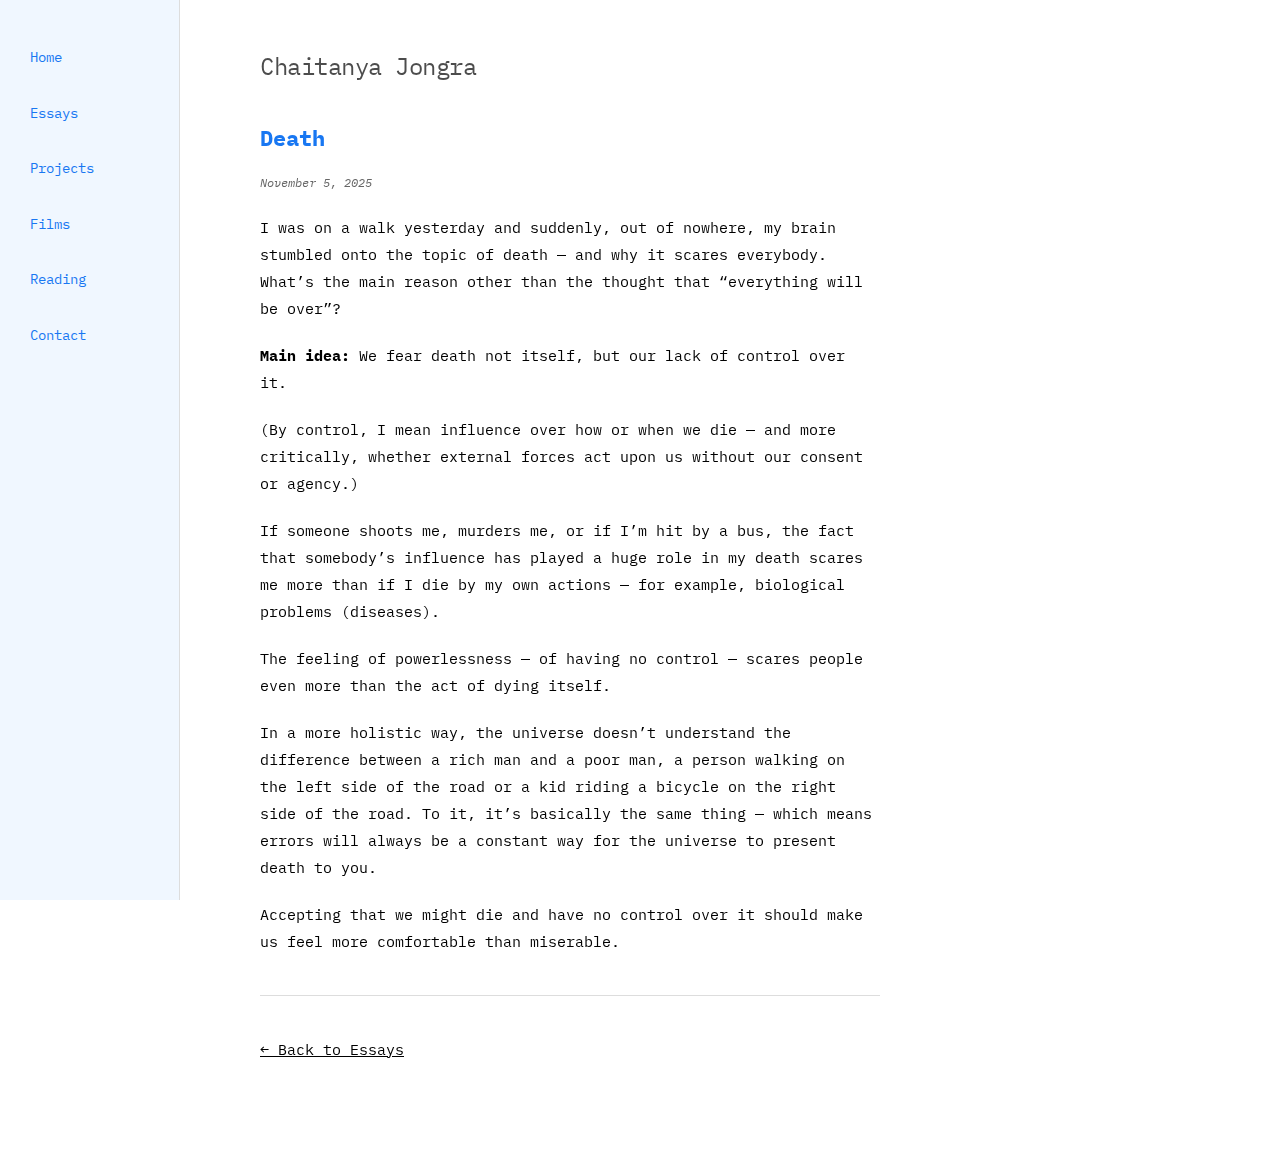
<file: essays/death.html>
<!DOCTYPE html>
<html lang="en">

<head>
  <meta charset="UTF-8">
  <meta name="viewport" content="width=device-width, initial-scale=1.0">
  <title>Death</title>
  <meta name="description" content="We fear death not itself, but our lack of control over it.">
  <meta name="author" content="Chaitanya Jongra">

  <!-- Open Graph -->
  <meta property="og:type" content="article">
  <meta property="og:url" content="https://chaitanyajongra.com/essays/death.html">
  <meta property="og:title" content="Death">
  <meta property="og:description" content="We fear death not itself, but our lack of control over it.">
  <meta property="og:image" content="https://chaitanyajongra.com/images/chaitanya.jpg">

  <!-- Twitter -->
  <meta property="twitter:card" content="summary_large_image">
  <meta property="twitter:url" content="https://chaitanyajongra.com/essays/death.html">
  <meta property="twitter:title" content="Death">
  <meta property="twitter:description" content="We fear death not itself, but our lack of control over it.">
  <meta property="twitter:image" content="https://chaitanyajongra.com/images/chaitanya.jpg">
  <meta name="twitter:creator" content="@chaitanyajongra">

  <link rel="canonical" href="https://chaitanyajongra.com/essays/death.html">
  <link rel="preconnect" href="https://fonts.googleapis.com">
  <link rel="preconnect" href="https://fonts.gstatic.com" crossorigin>
  <link rel="stylesheet" href="https://fonts.googleapis.com/css2?family=IBM+Plex+Mono:wght@300;400;500&display=swap">
  <link rel="stylesheet" href="../css/style.css">
</head>

<body>
  <div class="sidebar">
    <ul>
      <li><a href="../index.html">Home</a></li>
      <li><a href="../essays.html">Essays</a></li>
      <li><a href="../ideas.html">Projects</a></li>
      <li><a href="../films.html">Films</a></li>
      <li><a href="../reading.html">Reading</a></li>
      <li><a href="../contact.html">Contact</a></li>
    </ul>
  </div>

  <div class="main-content">
    <h1><a href="../index.html">Chaitanya Jongra</a></h1>

    <div class="section">
      <h2>Death</h2>
      <p class="date">November 5, 2025</p>

      <p>I was on a walk yesterday and suddenly, out of nowhere, my brain stumbled onto the topic of death — and why it
        scares everybody. What’s the main reason other than the thought that “everything will be over”?</p>

      <p><strong>Main idea:</strong> We fear death not itself, but our lack of control over it.</p>

      <p>(By control, I mean influence over how or when we die — and more critically, whether external forces act upon
        us without our consent or agency.)</p>

      <p>If someone shoots me, murders me, or if I’m hit by a bus, the fact that somebody’s influence has played a huge
        role in my death scares me more than if I die by my own actions — for example, biological problems (diseases).
      </p>

      <p>The feeling of powerlessness — of having no control — scares people even more than the act of dying itself.</p>

      <p>In a more holistic way, the universe doesn’t understand the difference between a rich man and a poor man, a
        person walking on the left side of the road or a kid riding a bicycle on the right side of the road. To it, it’s
        basically the same thing — which means errors will always be a constant way for the universe to present death to
        you.</p>

      <p>Accepting that we might die and have no control over it should make us feel more comfortable than miserable.
      </p>

      <hr>
      <p><a href="../essays.html">← Back to Essays</a></p>
    </div>
  </div>
</body>

</html>
</file>
<file: css/style.css>
/* Minimal CSS  */

/* Import retro fonts */
@import url('https://fonts.googleapis.com/css2?family=IBM+Plex+Mono:wght@300;400;500&family=Berkeley+Mono:wght@400&display=swap');

/* Mobile optimizations */
* {
  box-sizing: border-box;
}

html {
  -webkit-text-size-adjust: 100%;
  -ms-text-size-adjust: 100%;
}

/* Improve touch interactions */
a,
button {
  -webkit-tap-highlight-color: rgba(0, 0, 0, 0.1);
}

/* Smooth scrolling */
html {
  scroll-behavior: smooth;
}

body {
  background-color: #ffffff;
  background-image: none;
  color: #000;
  font-family: 'IBM Plex Mono', 'Courier New', Verdana, Geneva, sans-serif;
  font-size: 13px;
  line-height: 1.4;
  margin: 0;
  padding: 0;
  overflow-x: hidden;
}

/* Add overlay to make text readable */
body::before {
  content: '';
  position: fixed;
  top: 0;
  left: 0;
  width: 100%;
  height: 100%;
  background-color: rgba(255, 255, 255, 0.92);
  z-index: -1;
}

/* Sidebar Navigation */
.sidebar {
  position: fixed;
  left: 0;
  top: 0;
  width: 180px;
  height: 100vh;
  background-color: #f0f7ff;
  padding: 40px 30px;
  border-right: 1px solid #ddd;
  z-index: 10;
}

.sidebar ul {
  list-style: none;
  margin: 0;
  padding: 0;
}

.sidebar li {
  margin: 0 0 20px 0;
}

.sidebar a {
  color: #1877F2;
  text-decoration: none;
  font-size: 14px;
  padding: 8px 0;
  display: block;
}

.sidebar a:hover {
  text-decoration: underline;
}

/* Main content */
.main-content {
  margin-left: 220px;
  max-width: 700px;
  padding: 50px 40px;
}

h1 {
  font-size: 24px;
  font-weight: normal;
  margin: 0 0 20px 0;
  color: #1877F2;
  letter-spacing: -0.5px;
  opacity: 0.7;
}

h1 a {
  text-decoration: none;
}

h2 {
  font-size: 22px;
  font-weight: bold;
  margin: 40px 0 20px 0;
  color: #1877F2;
  line-height: 1.3;
}

h3 {
  font-size: 15px;
  font-weight: bold;
  margin: 25px 0 10px 0;
  color: #1877F2;
}

p {
  margin: 20px 0;
  text-align: left;
  line-height: 1.8;
  color: #000;
  font-size: 15px;
}

a {
  color: #000;
  text-decoration: underline;
}

a:visited {
  color: #0D47A1;
}

a:hover {
  color: #333;
}

ul {
  margin: 10px 0;
  padding-left: 20px;
}

li {
  margin: 5px 0;
}

blockquote {
  margin: 20px 0;
  padding: 0 0 0 20px;
  border-left: 2px solid #ccc;
  font-style: italic;
  color: #333;
}

hr {
  border: none;
  border-top: 1px solid #ddd;
  margin: 40px 0;
}

/* Profile image */
.profile-img {
  width: 300px;
  height: 300px;
  object-fit: cover;
  object-position: center top;
  border-radius: 4px;
  margin: 20px 0 30px 0;
  display: block;
  max-width: 300px;
  max-height: 300px;
}

.section {
  margin-bottom: 40px;
}

.date {
  color: #666;
  font-size: 12px;
  margin: 5px 0 20px 0;
  font-style: italic;
}

.notebook-item {
  margin: 0 0 15px 0;
}

.notebook-date {
  color: #666;
  font-size: 11px;
  font-weight: bold;
}

.footer {
  position: relative;
  margin-top: 80px;
  margin-left: 0;
  margin-right: 0;
  margin-bottom: 0;
  padding: 30px 0 20px 0;
  width: 100%;
  border-top: 1px solid #eee;
  clear: both;
}

.footer-content {
  max-width: 700px;
  margin: 0 auto;
  padding: 0 40px;
}

.footer-quote {
  font-family: 'IBM Plex Mono', monospace;
  font-style: italic;
  color: #666;
  margin-bottom: 20px;
  text-align: center;
  font-size: 13px;
  font-weight: 400;
  line-height: 1.4;
}

.footer-meta {
  display: flex;
  justify-content: space-between;
  align-items: center;
  margin-top: 20px;
  font-size: 12px;
  color: #666;
  font-family: 'IBM Plex Mono', monospace;
  font-weight: 400;
  padding-top: 20px;
  border-top: 1px solid #eee;
}

/* Remove old nav styles since we're using sidebar */
.nav {
  display: none;
}

/* Responsive design */
@media (max-width: 768px) {
  .sidebar {
    position: static;
    width: 100%;
    height: auto;
    padding: 20px 20px;
    background-color: #f0f7ff;
    border-right: none;
    border-bottom: 1px solid #ddd;
  }

  .sidebar ul {
    display: flex;
    flex-wrap: wrap;
    justify-content: center;
    gap: 8px;
  }

  .sidebar li {
    margin: 0;
  }

  .sidebar a {
    font-size: 14px;
    padding: 12px 16px;
    display: block;
    background-color: #fff;
    border: 1px solid #ddd;
    border-radius: 6px;
    min-height: 44px;
    min-width: 44px;
    display: flex;
    align-items: center;
    justify-content: center;
    text-align: center;
    transition: all 0.2s ease;
  }

  .sidebar a:hover {
    background-color: #f0f0f0;
    text-decoration: none;
    transform: translateY(-1px);
  }

  .main-content {
    margin-left: 0;
    padding: 30px 20px;
    max-width: 100%;
  }

  .profile-img {
    width: 220px;
    height: 220px;
    max-width: 220px;
    max-height: 220px;
    margin: 20px auto 30px auto;
    display: block;
  }

  .footer {
    margin-left: 0;
    width: 100%;
  }

  .footer-content {
    padding: 0 20px;
  }

  .footer-meta {
    flex-direction: column;
    gap: 8px;
    text-align: center;
  }

  h1 {
    font-size: 22px;
    margin-bottom: 20px;
    text-align: center;
  }

  h2 {
    font-size: 18px;
    margin: 30px 0 20px 0;
  }

  h3 {
    font-size: 16px;
    margin: 25px 0 15px 0;
  }

  p {
    font-size: 14px;
    line-height: 1.6;
    margin-bottom: 20px;
  }

  ul,
  li {
    font-size: 14px;
    line-height: 1.6;
  }

  .section {
    margin: 35px 0;
  }

  .footer {
    margin-top: 50px;
  }

  /* Better link touch targets */
  a {
    padding: 2px 0;
  }

  .right-align {
    margin-right: 20px;
    margin-left: 20px;
  }

  /* Allow scrolling on stacked hero layout */
  .hero-page {
    overflow: visible;
  }

  /* Show name tag under profile image since hover isn't available */
  .profile-hover-text {
    position: static;
    transform: none;
    opacity: 1;
    color: #000;
    margin-top: 6px;
  }

  /* Mobile override removed - no hover effects */

  /* Tesla image height tweak for very small screens */
  .hero-flex .tesla-img {
    height: 50vh;
  }

  /* Mobile profile adjustments */
  .profile-wrapper {
    justify-content: center;
  }

  .profile-img {
    margin: 0 auto;
  }

  /* Center heading on mobile */
  .hero-text h1 {
    text-align: center;
  }
}

@media (max-width: 480px) {
  .main-content {
    padding: 20px 16px;
  }

  .sidebar {
    padding: 16px;
  }

  .sidebar ul {
    flex-direction: column;
    align-items: stretch;
    gap: 8px;
  }

  .sidebar a {
    padding: 14px 20px;
    font-size: 15px;
    min-height: 48px;
  }

  .sidebar li {
    margin: 0;
  }

  .profile-img {
    width: 180px;
    height: 180px;
    max-width: 180px;
    max-height: 180px;
    margin: 20px auto 25px auto;
    display: block;
  }

  h1 {
    font-size: 20px;
    text-align: center;
    margin-bottom: 16px;
  }

  h2 {
    font-size: 17px;
    margin: 25px 0 16px 0;
  }

  h3 {
    font-size: 15px;
    margin: 20px 0 12px 0;
  }

  p {
    font-size: 13px;
    line-height: 1.7;
    margin-bottom: 18px;
  }

  ul,
  li {
    font-size: 13px;
    line-height: 1.7;
  }

  .section {
    margin: 30px 0;
  }

  body {
    font-size: 13px;
  }

  .footer-content {
    padding: 0 16px;
  }

  .footer-quote {
    font-size: 12px;
  }

  .footer-meta {
    font-size: 11px;
  }

  /* Improve background on small screens */
  body {
    background-attachment: scroll;
  }

  /* Tesla image height tweak for very small screens */
  .hero-flex .tesla-img {
    height: 40vh;
  }

  .hero-text {
    padding: 25px 16px;
  }

  .hero-text h1 {
    font-size: 20px;
    text-align: center;
  }
}

/* Specific spacing for book list */
.books-list li,
.movies-list li {
  margin: 20px 0;
  line-height: 1.6;
}

/* Favorite films styling */
.favorite {
  color: #03A9F4;
  font-weight: 500;
}

/* Tesla image base styling */
.tesla-img {
  width: 100%;
  height: 100vh;
  object-fit: cover;
  object-position: center;
  border-radius: 0;
  margin: 0;
  display: block;
}

/* Simple profile image wrapper - no hover effects */
.profile-wrapper {
  display: flex;
  justify-content: flex-start;
  align-items: center;
  margin-bottom: 20px;
}

.profile-img {
  width: 250px;
  height: 250px;
  border-radius: 4px;
  object-fit: cover;
  object-position: center;
  margin: 0;
  display: block;
}

/* Profile Carousel Styles */
.profile-carousel {
  position: relative;
  width: 400px;
  height: 300px;
  border-radius: 4px;
  overflow: hidden;
  /* Safari fix: force new stacking context to respect overflow:hidden */
  -webkit-transform: translateZ(0);
  transform: translateZ(0);
  isolation: isolate;
}

.carousel-slides {
  position: relative;
  width: 100%;
  height: 100%;
}

.carousel-img {
  position: absolute;
  top: 0;
  left: 0;
  width: 100%;
  height: 100%;
  object-fit: cover;
  object-position: center;
  opacity: 0;
  transition: opacity 0.8s ease-in-out;
}

.carousel-img.active {
  opacity: 1;
}

.carousel-dots {
  position: absolute;
  bottom: 12px;
  left: 50%;
  transform: translateX(-50%);
  display: flex;
  gap: 8px;
  z-index: 5;
}

.dot {
  width: 8px;
  height: 8px;
  border-radius: 50%;
  background-color: rgba(255, 255, 255, 0.5);
  cursor: pointer;
  transition: all 0.3s ease;
  border: 1px solid rgba(0, 0, 0, 0.2);
}

.dot:hover {
  background-color: rgba(255, 255, 255, 0.8);
}

.dot.active {
  background-color: #fff;
  transform: scale(1.2);
}

.profile-hover-text {
  font-family: 'IBM Plex Mono', monospace;
  color: #888;
  font-size: 11px;
  text-align: center;
  letter-spacing: 2px;
  margin-top: 8px;
  text-transform: uppercase;
}

/* Two-column hero layout with fixed image */
.hero-flex {
  display: flex;
  min-height: 100vh;
  position: relative;
  align-items: flex-start;
  gap: 0;
}

.hero-flex .tesla-img {
  width: -webkit-calc(50% - 90px);
  width: calc(50% - 90px);
  height: 100vh;
  object-fit: cover;
  object-position: center center;
  border-radius: 0;
  margin: 0;
  display: block;
  flex-shrink: 0;
  position: fixed;
  top: 0;
  left: 180px;
  /* Safari-specific fix for rendering */
  -webkit-transform: translateZ(0);
  transform: translateZ(0);
}

.hero-text {
  flex: 1;
  width: 50%;
  margin-left: 50%;
  padding: 60px 60px 80px 60px;
  background-color: #ffffff;
  min-height: 100vh;
  position: relative;
  z-index: 2;
  overflow-y: visible;
  -webkit-overflow-scrolling: touch;
}

@media (max-width: 768px) {
  .hero-flex {
    display: block;
    min-height: auto;
  }

  .hero-flex .tesla-img {
    position: static;
    width: 100%;
    height: 50vh;
    min-height: 300px;
    margin: 0;
    left: auto;
    object-position: center center;
    flex-shrink: 1;
  }

  .hero-text {
    width: 100%;
    margin-left: 0;
    padding: 30px 20px 50px 20px;
    background-color: #ffffff;
    min-height: auto;
  }

  .hero-text h1 {
    font-size: 24px;
    text-align: center;
    margin-bottom: 30px;
  }
}

/* Hero page overrides */
.hero-page {
  max-width: none;
  padding: 0;
  overflow: hidden;
}

@media (max-width: 768px) {
  .hero-page {
    overflow: visible;
  }
}

/* Glass concept styling */
.glass-intro {
  margin: 30px 0 50px 0;
  padding: 25px 0;
  border-top: 1px solid #ddd;
  border-bottom: 1px solid #ddd;
}

.glass-intro p {
  font-size: 13px;
  line-height: 1.5;
  color: #333;
  font-style: italic;
  margin: 0;
  letter-spacing: 0.1px;
}

.not-statements {
  margin-top: 40px;
}

.not-statements h2 {
  font-size: 20px;
  font-weight: bold;
  margin: 0 0 40px 0;
  color: #000;
  letter-spacing: -0.3px;
  text-transform: uppercase;
  font-size: 14px;
  letter-spacing: 2px;
}

.not-item {
  margin: 40px 0;
  padding: 30px 0;
  border-bottom: 1px solid #f0f0f0;
  position: relative;
}

.not-item:last-child {
  border-bottom: none;
}

.not-item h3 {
  font-size: 14px;
  font-weight: bold;
  color: #666;
  margin: 0 0 15px 0;
  font-family: 'IBM Plex Mono', monospace;
  letter-spacing: 1px;
}

.not-item p {
  font-size: 13px;
  line-height: 1.6;
  color: #000;
  margin: 0;
  font-weight: 400;
  letter-spacing: 0.1px;
}

/* Mobile responsive adjustments */
@media (max-width: 768px) {
  .profile-wrapper {
    justify-content: center;
    margin-bottom: 25px;
  }

  .profile-img {
    width: 200px;
    height: 200px;
    margin: 0 auto;
  }

  .profile-carousel {
    width: 340px;
    height: 255px;
    margin: 0 auto;
  }

  .glass-intro {
    margin: 25px 0 35px 0;
    padding: 20px 0;
  }

  .glass-intro p {
    font-size: 15px;
    line-height: 1.7;
    text-align: center;
  }

  .not-statements h2 {
    font-size: 13px;
    margin-bottom: 30px;
    text-align: center;
  }

  .not-item {
    margin: 30px 0;
    padding: 25px 0;
  }

  .not-item h3 {
    font-size: 13px;
    margin-bottom: 12px;
  }

  .not-item p {
    font-size: 14px;
    line-height: 1.7;
  }
}

@media (max-width: 480px) {
  .hero-flex .tesla-img {
    height: 40vh;
    min-height: 250px;
  }

  .hero-text {
    padding: 25px 16px 40px 16px;
  }

  .hero-text h1 {
    font-size: 22px;
  }

  .profile-img {
    width: 180px;
    height: 180px;
  }

  .profile-carousel {
    width: 300px;
    height: 225px;
  }

  .dot {
    width: 6px;
    height: 6px;
  }

  .glass-intro {
    margin: 20px 0 30px 0;
    padding: 18px 0;
  }

  .glass-intro p {
    font-size: 14px;
    line-height: 1.6;
    text-align: center;
  }

  .not-statements h2 {
    font-size: 12px;
    margin-bottom: 25px;
    text-align: center;
  }

  .not-item {
    margin: 25px 0;
    padding: 20px 0;
  }

  .not-item h3 {
    font-size: 12px;
    margin-bottom: 10px;
  }

  .not-item p {
    font-size: 13px;
    line-height: 1.7;
  }
}


/* Project/Idea Cards */
.project-grid {
  display: grid;
  grid-template-columns: 1fr;
  gap: 40px;
  margin-top: 40px;
}

.project-card {
  padding: 30px;
  border: 1px solid #eee;
  background-color: #fff;
  transition: all 0.3s ease;
  position: relative;
}

.project-card:hover {
  transform: translateY(-2px);
  box-shadow: 0 10px 30px rgba(0, 0, 0, 0.03);
  border-color: #ddd;
}

.project-header {
  display: flex;
  justify-content: space-between;
  align-items: baseline;
  margin-bottom: 15px;
}

.project-title {
  font-size: 18px;
  font-weight: bold;
  color: #000;
  margin: 0;
  font-family: 'IBM Plex Mono', monospace;
}

.project-status {
  font-size: 11px;
  text-transform: uppercase;
  letter-spacing: 1px;
  color: #888;
  border: 1px solid #eee;
  padding: 4px 8px;
  border-radius: 2px;
}

.project-desc {
  font-size: 14px;
  line-height: 1.6;
  color: #444;
  margin: 0;
}

.project-date {
  font-size: 12px;
  color: #888;
  font-family: 'IBM Plex Mono', monospace;
  margin-bottom: 12px;
  display: block;
}

.project-tags {
  margin-top: 20px;
  display: flex;
  flex-wrap: wrap;
  gap: 8px;
}

.project-tag {
  font-size: 11px;
  color: #666;
  background-color: #f9f9f9;
  padding: 4px 8px;
  border-radius: 2px;
  font-family: 'IBM Plex Mono', monospace;
}

/* Mobile responsive adjustments for Projects */
@media (max-width: 768px) {
  .project-grid {
    gap: 30px;
    margin-top: 30px;
  }

  .project-card {
    padding: 25px;
  }

  .project-header {
    flex-direction: column;
    align-items: flex-start;
    gap: 8px;
  }

  .project-status {
    align-self: flex-start;
  }
}

@media (max-width: 480px) {
  .project-grid {
    gap: 25px;
  }

  .project-card {
    padding: 20px;
  }

  .project-title {
    font-size: 16px;
  }

  .project-desc {
    font-size: 13px;
  }
}


/* =============================================
   FILMS PAGE STYLES
   ============================================= */

/* Films intro section */
.films-intro {
  margin-bottom: 50px;
}

.films-tagline {
  font-size: 15px;
  color: #555;
  font-style: italic;
  line-height: 1.7;
  margin-top: 15px;
  padding-left: 20px;
  border-left: 2px solid #ddd;
}

/* Films grid */
.films-grid {
  display: grid;
  grid-template-columns: 1fr;
  gap: 60px;
  margin: 50px 0;
}

/* Film card */
.film-card {
  position: relative;
  background: linear-gradient(135deg, #fafafa 0%, #fff 100%);
  border: 1px solid #e8e8e8;
  padding: 35px 30px 30px 30px;
  transition: all 0.4s cubic-bezier(0.25, 0.46, 0.45, 0.94);
}

.film-card:hover {
  transform: translateY(-4px);
  box-shadow: 0 20px 60px rgba(0, 0, 0, 0.08);
  border-color: #d0d0d0;
}

/* Film number */
.film-number {
  position: absolute;
  top: -15px;
  left: 30px;
  font-family: 'IBM Plex Mono', monospace;
  font-size: 12px;
  font-weight: 500;
  color: #999;
  background: #fff;
  padding: 5px 12px;
  letter-spacing: 2px;
  border: 1px solid #eee;
}

/* Video container - 16:9 aspect ratio */
.film-video-wrapper {
  margin: 25px 0 20px 0;
}

.film-video-container {
  position: relative;
  width: 100%;
  padding-bottom: 56.25%;
  /* 16:9 Aspect Ratio */
  height: 0;
  overflow: hidden;
  background: #000;
  border-radius: 2px;
  box-shadow: 0 8px 30px rgba(0, 0, 0, 0.12);
}

.film-video-container iframe {
  position: absolute;
  top: 0;
  left: 0;
  width: 100%;
  height: 100%;
  border: none;
}

/* Film info */
.film-info {
  display: flex;
  justify-content: space-between;
  align-items: baseline;
  margin-top: 20px;
  padding-top: 20px;
  border-top: 1px solid #f0f0f0;
}

.film-title {
  font-family: 'IBM Plex Mono', monospace;
  font-size: 18px;
  font-weight: 600;
  color: #1a1a1a;
  margin: 0;
  letter-spacing: -0.3px;
}

.film-meta {
  font-family: 'IBM Plex Mono', monospace;
  font-size: 11px;
  color: #888;
  text-transform: uppercase;
  letter-spacing: 1.5px;
}

/* Films note section */
.films-note {
  margin-top: 60px;
  padding: 30px;
  background: linear-gradient(135deg, #f8f8f8 0%, #fafafa 100%);
  border-left: 3px solid #333;
}

.films-note p {
  font-size: 14px;
  line-height: 1.8;
  color: #444;
  margin: 0;
}

.films-note em {
  color: #222;
  font-weight: 500;
}

/* Mobile responsive for Films */
@media (max-width: 768px) {
  .films-grid {
    gap: 50px;
    margin: 40px 0;
  }

  .film-card {
    padding: 30px 25px 25px 25px;
  }

  .film-number {
    left: 25px;
    font-size: 11px;
  }

  .film-title {
    font-size: 16px;
  }

  .films-tagline {
    font-size: 14px;
    padding-left: 15px;
  }

  .films-note {
    padding: 25px;
    margin-top: 50px;
  }

  .films-note p {
    font-size: 13px;
  }
}

@media (max-width: 480px) {
  .films-grid {
    gap: 40px;
    margin: 35px 0;
  }

  .film-card {
    padding: 25px 18px 20px 18px;
  }

  .film-number {
    left: 18px;
    top: -12px;
    font-size: 10px;
    padding: 4px 10px;
  }

  .film-info {
    flex-direction: column;
    gap: 8px;
    align-items: flex-start;
  }

  .film-title {
    font-size: 15px;
  }

  .film-meta {
    font-size: 10px;
  }

  .films-tagline {
    font-size: 13px;
    padding-left: 12px;
  }

  .films-note {
    padding: 20px;
    margin-top: 40px;
  }

  .films-note p {
    font-size: 12px;
    line-height: 1.7;
  }
}
</file>
